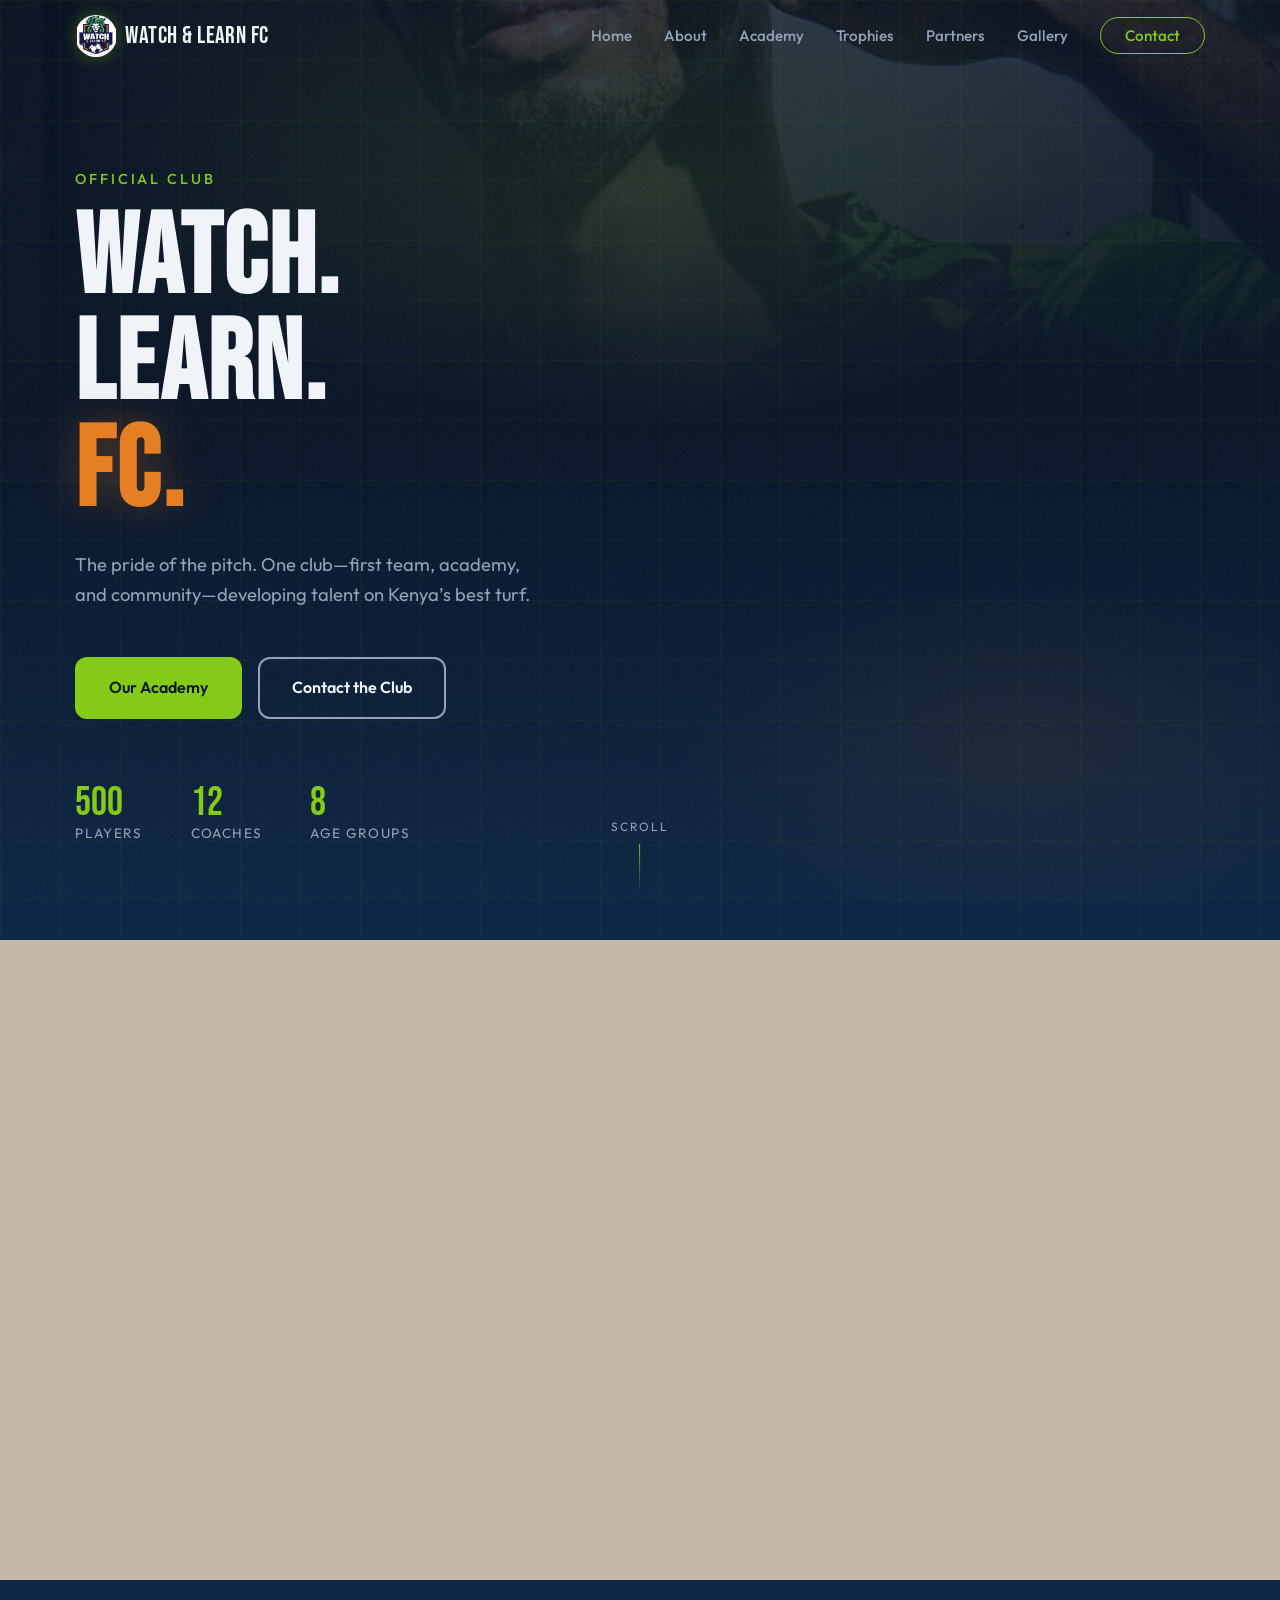
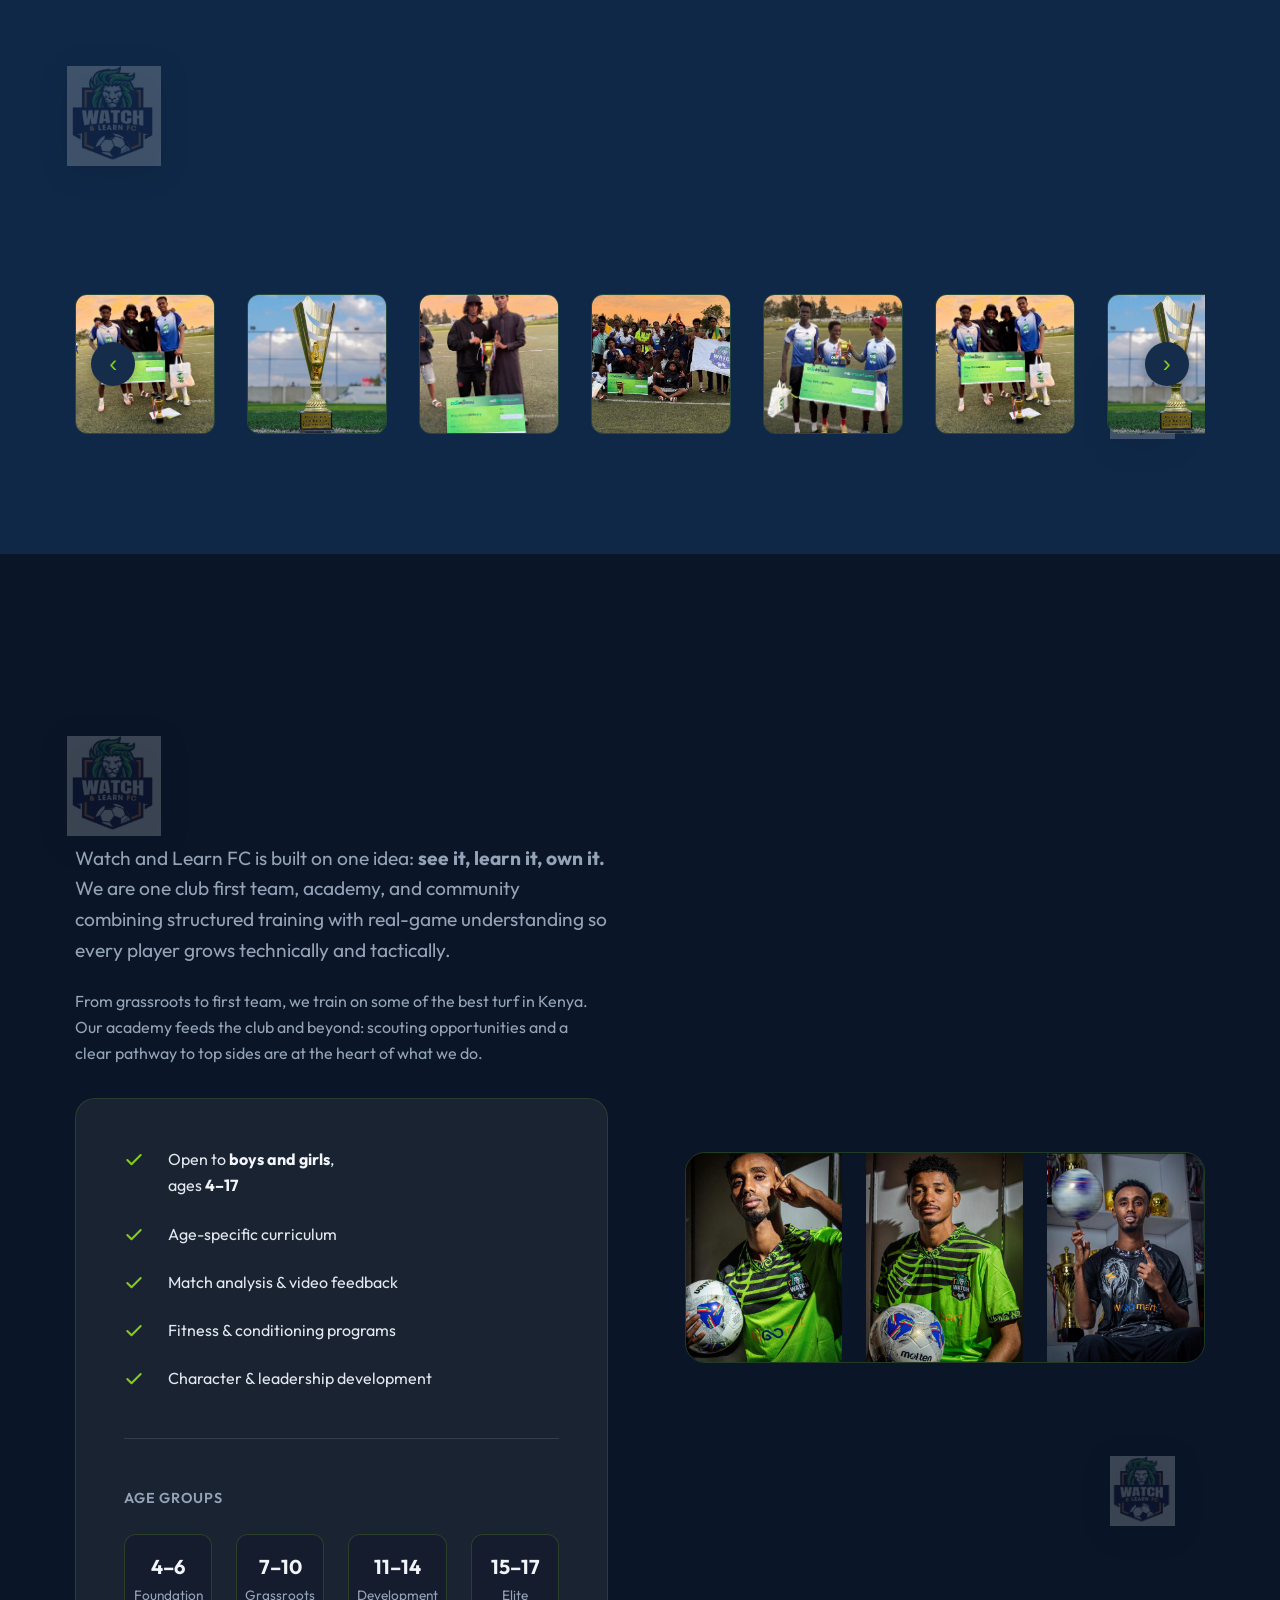
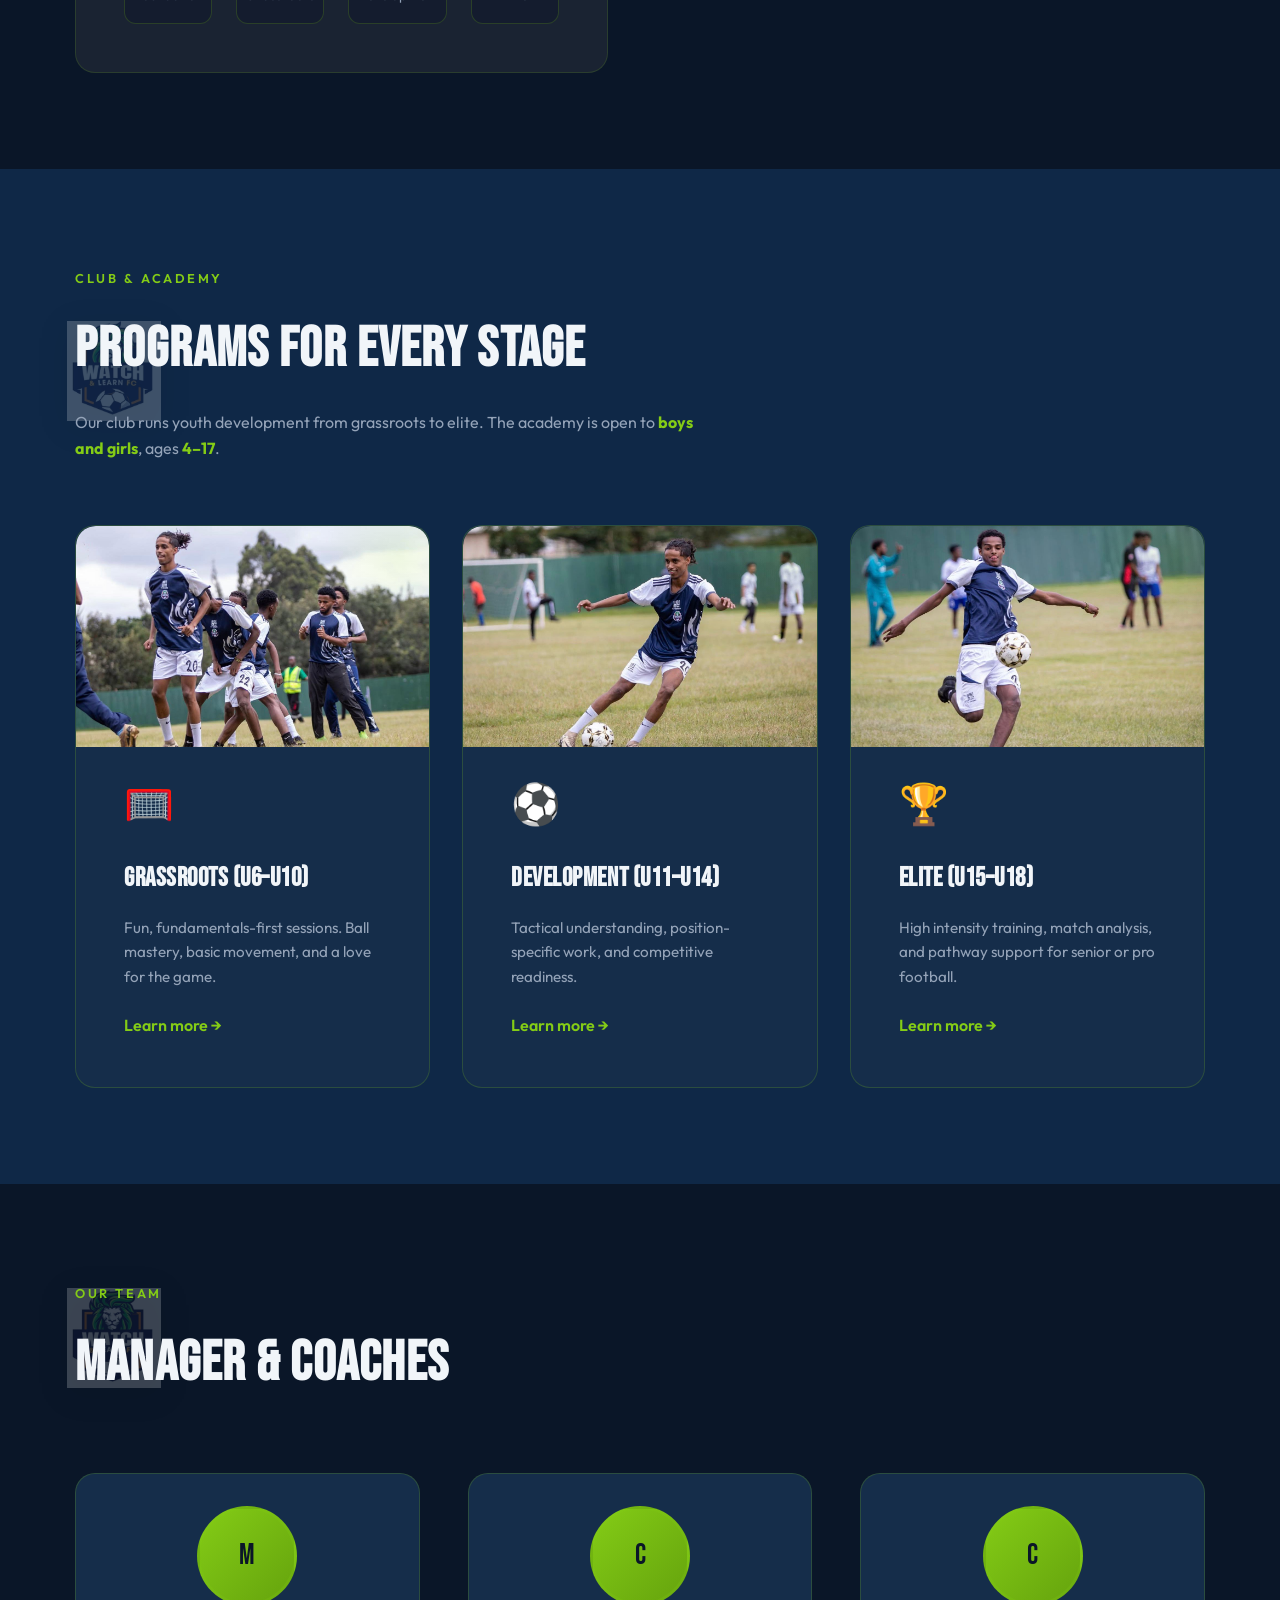
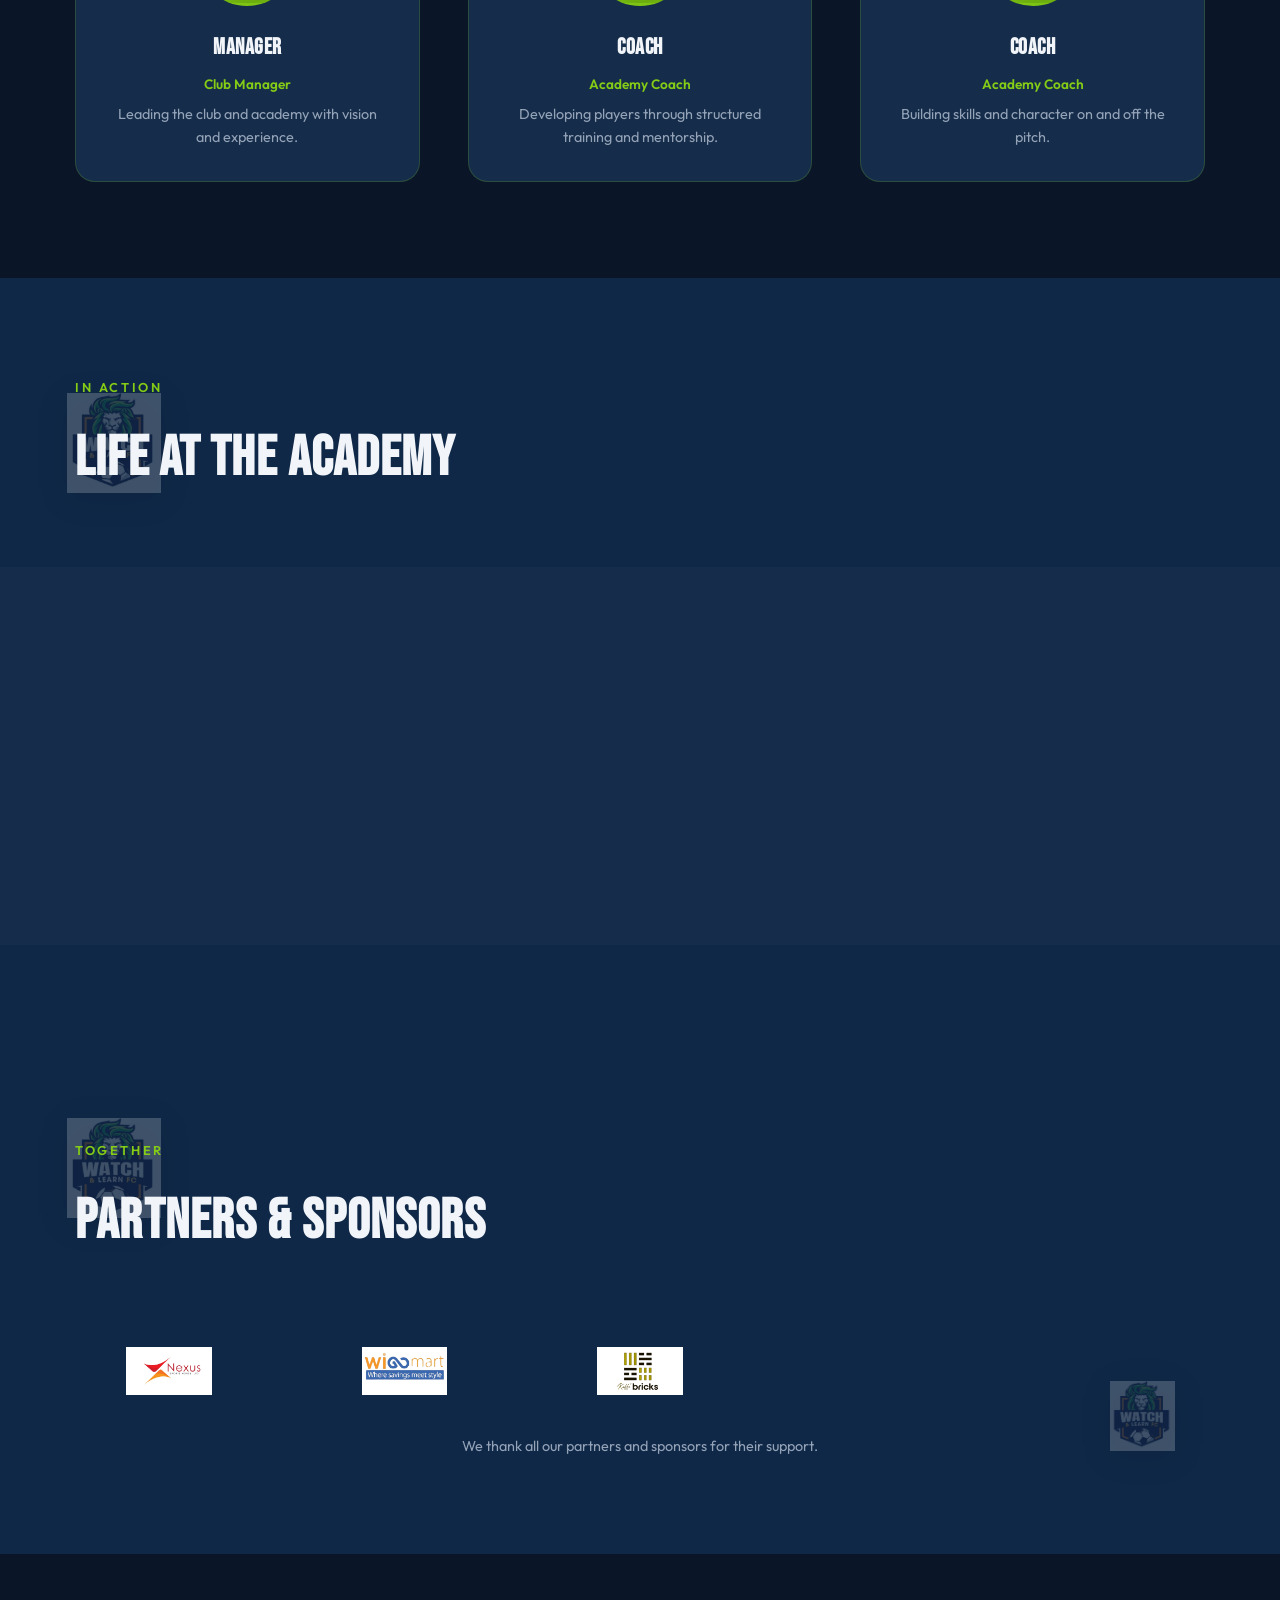
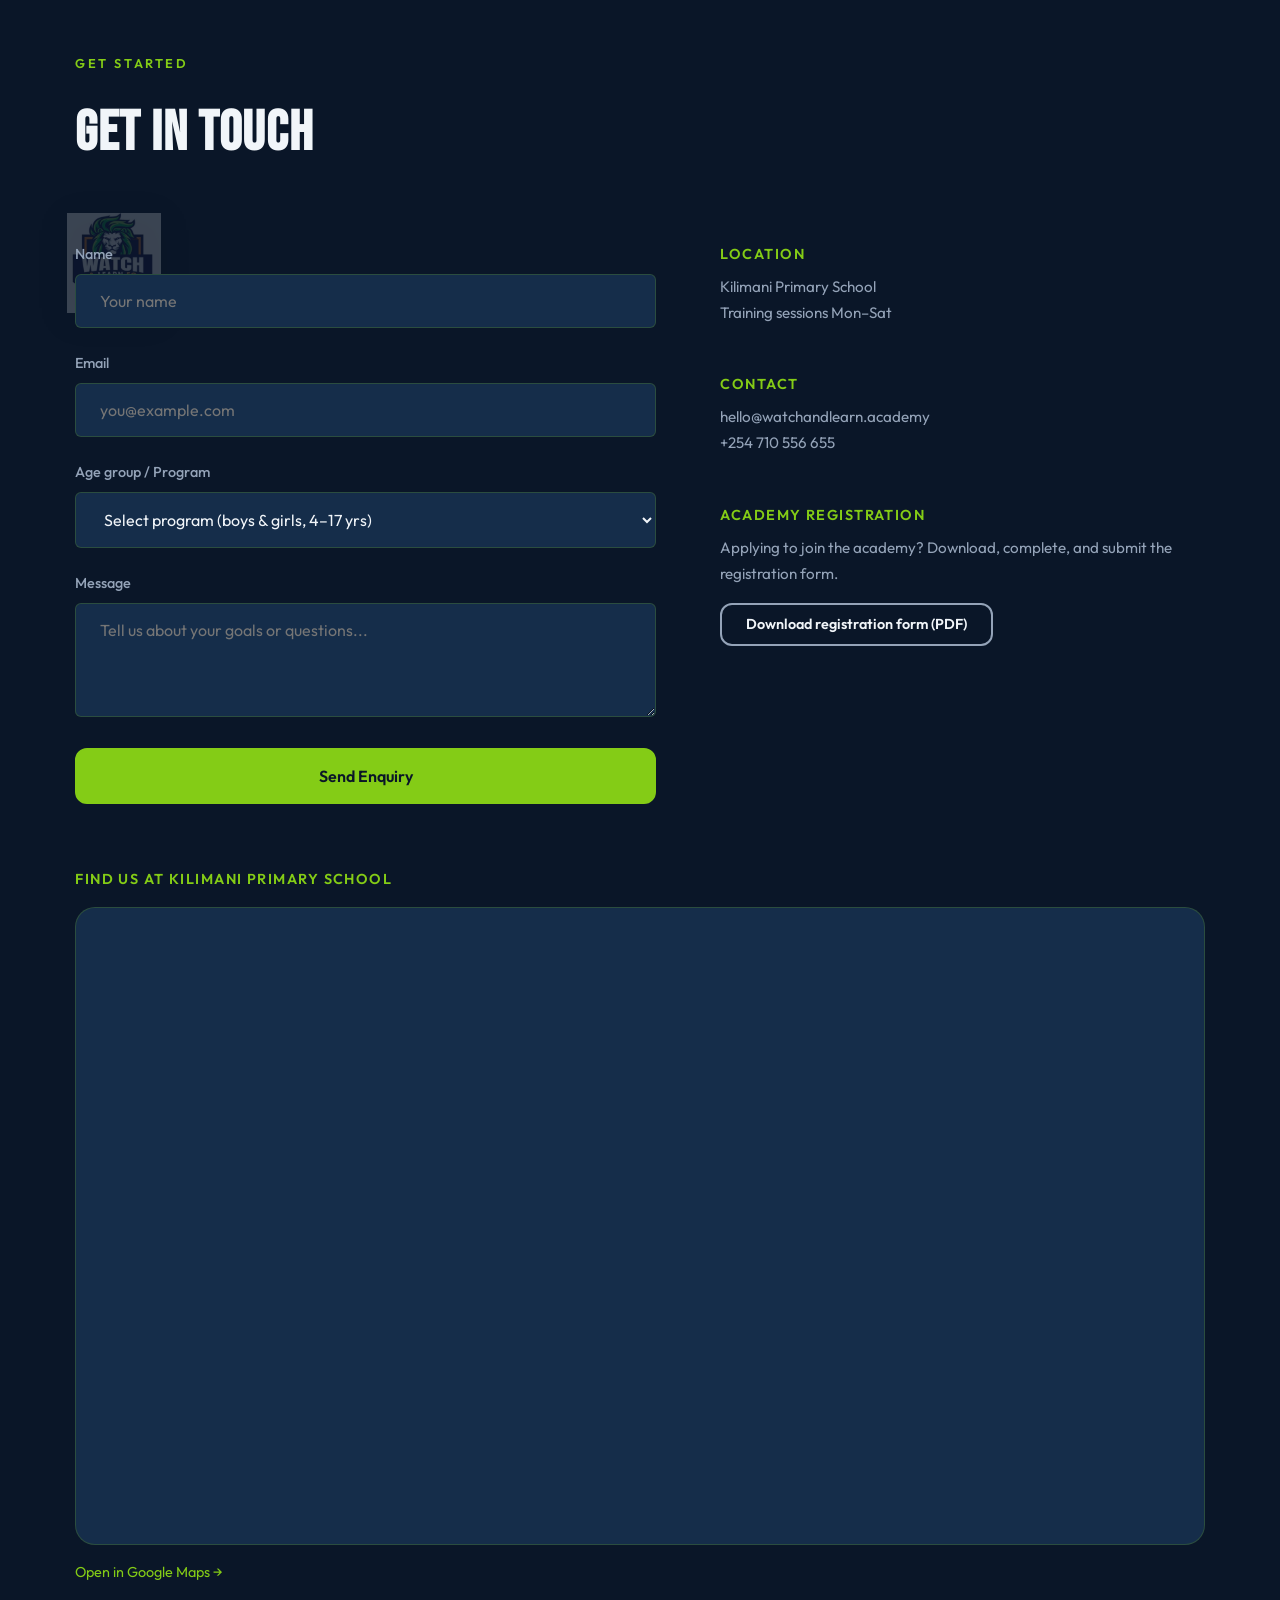
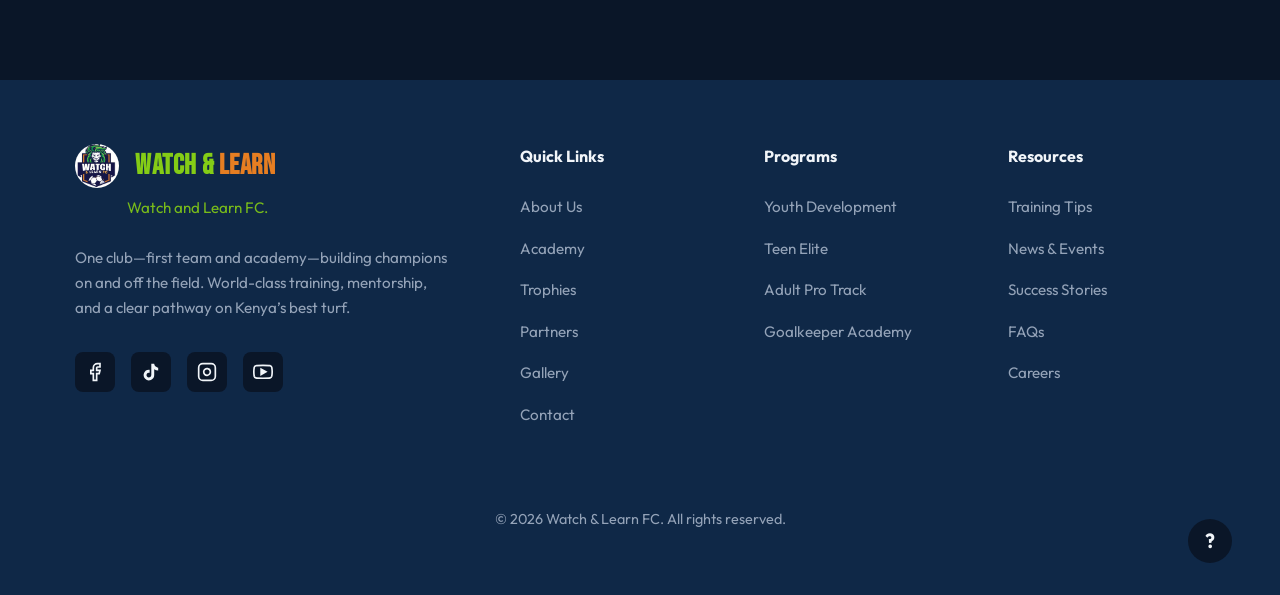
<file: index.html>
<!DOCTYPE html>
<html lang="en">
<head>
  <meta charset="UTF-8" />
  <meta name="viewport" content="width=device-width, initial-scale=1.0" />
  <title>Watch and Learn FC | Official Club Website</title>
  <meta name="description" content="Watch and Learn FC – Official club website. First team, academy, trophies, partners. The pride of the pitch in Kenya." />
  <link rel="preconnect" href="https://fonts.googleapis.com" />
  <link rel="preconnect" href="https://fonts.gstatic.com" crossorigin />
  <link href="https://fonts.googleapis.com/css2?family=Bebas+Neue&family=Outfit:wght@300;400;500;600;700&display=swap" rel="stylesheet" />
  <link rel="stylesheet" href="styles.css" />
</head>
<body>
  <div class="noise-overlay" aria-hidden="true"></div>

  <header class="header" id="header">
    <nav class="nav container">
      <a href="index.html" class="logo" aria-label="Watch and Learn FC home">
        <img src="images/logo/fc7ddda5-db83-4573-bd26-bf29f1244229.jpg" alt="Watch and Learn FC" class="logo-img" />
        <span class="logo-text">Watch & Learn FC</span>
      </a>
      <button class="nav-toggle" aria-label="Toggle menu" aria-expanded="false">
        <span></span>
        <span></span>
        <span></span>
      </button>
      <ul class="nav-list">
        <li><a href="index.html#hero">Home</a></li>
        <li><a href="index.html#about">About</a></li>
        <li><a href="academy.html">Academy</a></li>
        <li><a href="index.html#trophies">Trophies</a></li>
        <li><a href="index.html#partners">Partners</a></li>
        <li><a href="index.html#gallery">Gallery</a></li>
        <li><a href="index.html#contact" class="nav-cta">Contact</a></li>
      </ul>
    </nav>
  </header>

  <main>
    <section class="hero" id="hero">
      <div class="hero-bg">
        <div class="hero-wallpaper" aria-hidden="true"></div>
        <div class="hero-gradient"></div>
        <div class="hero-grid"></div>
      </div>
      <div class="container hero-inner">
        <p class="hero-tag animate-in" style="--i: 0">Official Club</p>
        <h1 class="hero-title animate-in" style="--i: 1">
          <span class="line">Watch.</span>
          <span class="line">Learn.</span>
          <span class="line accent">FC.</span>
        </h1>
        <p class="hero-desc animate-in" style="--i: 2">
          The pride of the pitch. One club—first team, academy, and community—developing talent on Kenya’s best turf.
        </p>
        <div class="hero-actions animate-in" style="--i: 3">
          <a href="academy.html" class="btn btn-primary">Our Academy</a>
          <a href="index.html#contact" class="btn btn-outline">Contact the Club</a>
        </div>
        <div class="hero-stats animate-in" style="--i: 4">
          <div class="stat"><span class="stat-num" data-target="500">0</span><span class="stat-label">Players</span></div>
          <div class="stat"><span class="stat-num" data-target="12">0</span><span class="stat-label">Coaches</span></div>
          <div class="stat"><span class="stat-num" data-target="8">0</span><span class="stat-label">Age Groups</span></div>
        </div>
      </div>
      <div class="hero-scroll" aria-hidden="true">
        <span>Scroll</span>
        <div class="scroll-line"></div>
      </div>
    </section>

    <div class="banner-section banner-section--taupe" aria-label="Banner">
      <video class="banner-section__video" autoplay muted loop playsinline>
        <source src="images/Banner/WhatsApp Video 2026-03-06 at 13.50.46.mp4" type="video/mp4" />
      </video>
    </div>

    <section class="trophies section section--alt" id="trophies">
      <div class="section-float-logos" aria-hidden="true">
        <div class="float-logo float-logo--1"><img src="images/logo/fc7ddda5-db83-4573-bd26-bf29f1244229.jpg" alt="" /></div>
        <div class="float-logo float-logo--2"><img src="images/logo/fc7ddda5-db83-4573-bd26-bf29f1244229.jpg" alt="" /></div>
      </div>
      <div class="container">
        <div class="section-head animate-on-scroll">
          <span class="section-tag">Honours</span>
          <h2 class="section-title">Our Trophies</h2>
        </div>
        <div class="marquee-with-controls">
          <button type="button" class="marquee-btn marquee-prev" aria-label="Scroll left">‹</button>
          <div class="trophies-marquee-wrap marquee-scroll-wrap" aria-hidden="true">
            <div class="trophies-marquee">
              <div class="trophies-track">
              <div class="trophy-item"><img src="images/Trophies/12190075-9740-44cc-b852-cab86812e942.jpg" alt="Trophy" /></div>
              <div class="trophy-item"><img src="images/Trophies/2d71c9f8-a1b5-4e51-acb1-56751c3f87e4.jpg" alt="Trophy" /></div>
              <div class="trophy-item"><img src="images/Trophies/727e20f2-4b5f-4b4f-bfba-212c447cae6e.jpg" alt="Trophy" /></div>
              <div class="trophy-item"><img src="images/Trophies/7dbc037c-4d98-458c-a2fa-841cf4453d79.jpg" alt="Trophy" /></div>
              <div class="trophy-item"><img src="images/Trophies/bbfa5a12-433f-4738-8122-ebf4a78fedcc.jpg" alt="Trophy" /></div>
              <div class="trophy-item"><img src="images/Trophies/12190075-9740-44cc-b852-cab86812e942.jpg" alt="" /></div>
              <div class="trophy-item"><img src="images/Trophies/2d71c9f8-a1b5-4e51-acb1-56751c3f87e4.jpg" alt="" /></div>
              <div class="trophy-item"><img src="images/Trophies/727e20f2-4b5f-4b4f-bfba-212c447cae6e.jpg" alt="" /></div>
              <div class="trophy-item"><img src="images/Trophies/7dbc037c-4d98-458c-a2fa-841cf4453d79.jpg" alt="" /></div>
              <div class="trophy-item"><img src="images/Trophies/bbfa5a12-433f-4738-8122-ebf4a78fedcc.jpg" alt="" /></div>
              </div>
            </div>
          </div>
          <button type="button" class="marquee-btn marquee-next" aria-label="Scroll right">›</button>
        </div>
      </div>
    </section>

    <section class="about section" id="about">
      <div class="section-float-logos" aria-hidden="true">
        <div class="float-logo float-logo--1"><img src="images/logo/fc7ddda5-db83-4573-bd26-bf29f1244229.jpg" alt="" /></div>
        <div class="float-logo float-logo--2"><img src="images/logo/fc7ddda5-db83-4573-bd26-bf29f1244229.jpg" alt="" /></div>
      </div>
      <div class="container">
        <div class="section-head animate-on-scroll">
          <span class="section-tag">Who We Are</span>
          <h2 class="section-title">The Club</h2>
        </div>
        <div class="about-grid">
          <div class="about-content animate-on-scroll">
            <p class="about-lead">
              Watch and Learn FC is built on one idea: <strong>see it, learn it, own it.</strong> We are one club first team, academy, and community combining structured training with real-game understanding so every player grows technically and tactically.
            </p>
            <p>
              From grassroots to first team, we train on some of the best turf in Kenya. Our academy feeds the club and beyond: scouting opportunities and a clear pathway to top sides are at the heart of what we do.
            </p>
            <div class="about-features-block animate-on-scroll">
              <ul class="about-features about-features--dark">
                <li class="about-features-item--age"><span class="check" aria-hidden="true"><svg width="20" height="20" viewBox="0 0 24 24" fill="none" stroke="currentColor" stroke-width="2.5" stroke-linecap="round" stroke-linejoin="round"><polyline points="20 6 9 17 4 12"/></svg></span> <span class="about-features-age-text">Open to <strong>boys and girls</strong>,<br>ages <strong>4–17</strong></span></li>
                <li><span class="check" aria-hidden="true"><svg width="20" height="20" viewBox="0 0 24 24" fill="none" stroke="currentColor" stroke-width="2.5" stroke-linecap="round" stroke-linejoin="round"><polyline points="20 6 9 17 4 12"/></svg></span> Age-specific curriculum</li>
                <li><span class="check" aria-hidden="true"><svg width="20" height="20" viewBox="0 0 24 24" fill="none" stroke="currentColor" stroke-width="2.5" stroke-linecap="round" stroke-linejoin="round"><polyline points="20 6 9 17 4 12"/></svg></span> Match analysis & video feedback</li>
                <li><span class="check" aria-hidden="true"><svg width="20" height="20" viewBox="0 0 24 24" fill="none" stroke="currentColor" stroke-width="2.5" stroke-linecap="round" stroke-linejoin="round"><polyline points="20 6 9 17 4 12"/></svg></span> Fitness & conditioning programs</li>
                <li><span class="check" aria-hidden="true"><svg width="20" height="20" viewBox="0 0 24 24" fill="none" stroke="currentColor" stroke-width="2.5" stroke-linecap="round" stroke-linejoin="round"><polyline points="20 6 9 17 4 12"/></svg></span> Character & leadership development</li>
              </ul>
              <div class="age-groups-breakdown">
                <h4 class="age-groups-title">Age groups</h4>
                <div class="age-groups-grid">
                  <div class="age-group-item"><span class="age-group-range">4–6</span><span class="age-group-label">Foundation</span></div>
                  <div class="age-group-item"><span class="age-group-range">7–10</span><span class="age-group-label">Grassroots</span></div>
                  <div class="age-group-item"><span class="age-group-range">11–14</span><span class="age-group-label">Development</span></div>
                  <div class="age-group-item"><span class="age-group-range">15–17</span><span class="age-group-label">Elite</span></div>
                </div>
              </div>
            </div>
          </div>
          <div class="about-visual animate-on-scroll">
            <div class="about-players" aria-label="Watch and Learn FC players">
              <img src="images/players/78de4b56-5e76-4091-b9fa-ba3691fdab44.jpg" alt="Watch and Learn FC player" />
              <img src="images/players/bb583c8b-87a0-465a-ae62-84894e8fd887.jpg" alt="Watch and Learn FC player" />
              <img src="images/players/63307489-4944-4429-aaa2-89017b8d794c.jpg" alt="Watch and Learn FC player" />
            </div>
            <div class="marquee-with-controls">
              <button type="button" class="marquee-btn marquee-prev" aria-label="Scroll left">‹</button>
              <div class="about-players-marquee marquee-scroll-wrap" aria-hidden="true">
                <div class="about-marquee-track">
                <img src="images/players/78de4b56-5e76-4091-b9fa-ba3691fdab44.jpg" alt="" />
                <img src="images/players/bb583c8b-87a0-465a-ae62-84894e8fd887.jpg" alt="" />
                <img src="images/players/63307489-4944-4429-aaa2-89017b8d794c.jpg" alt="" />
                <img src="images/players/78de4b56-5e76-4091-b9fa-ba3691fdab44.jpg" alt="" />
                <img src="images/players/bb583c8b-87a0-465a-ae62-84894e8fd887.jpg" alt="" />
                <img src="images/players/63307489-4944-4429-aaa2-89017b8d794c.jpg" alt="" />
                </div>
              </div>
              <button type="button" class="marquee-btn marquee-next" aria-label="Scroll right">›</button>
            </div>
          </div>
        </div>
      </div>
    </section>

    <section class="programs section section--alt" id="programs">
      <div class="section-float-logos" aria-hidden="true">
        <div class="float-logo float-logo--1"><img src="images/logo/fc7ddda5-db83-4573-bd26-bf29f1244229.jpg" alt="" /></div>
        <div class="float-logo float-logo--2"><img src="images/logo/fc7ddda5-db83-4573-bd26-bf29f1244229.jpg" alt="" /></div>
      </div>
      <div class="container">
        <div class="section-head animate-on-scroll">
          <span class="section-tag">Club & Academy</span>
          <h2 class="section-title">Programs for Every Stage</h2>
          <p class="programs-intro">Our club runs youth development from grassroots to elite. The academy is open to <strong>boys and girls</strong>, ages <strong>4–17</strong>.</p>
        </div>
        <div class="programs-grid">
          <article class="program-card animate-on-scroll">
            <div class="program-card-img">
              <img src="images/Academy/41098f04-9fcc-47e1-add5-d08e8f8368eb.jpg" alt="Grassroots programme" />
            </div>
            <div class="program-card-bg"></div>
            <div class="program-icon">🥅</div>
            <h3>Grassroots (U6–U10)</h3>
            <p>Fun, fundamentals-first sessions. Ball mastery, basic movement, and a love for the game.</p>
            <a href="index.html#contact" class="program-link">Learn more →</a>
          </article>
          <article class="program-card animate-on-scroll">
            <div class="program-card-img">
              <img src="images/Academy/4c3659a8-8b59-4d5a-a001-26f7b3d10608.jpg" alt="Development programme" />
            </div>
            <div class="program-card-bg"></div>
            <div class="program-icon">⚽</div>
            <h3>Development (U11–U14)</h3>
            <p>Tactical understanding, position-specific work, and competitive readiness.</p>
            <a href="index.html#contact" class="program-link">Learn more →</a>
          </article>
          <article class="program-card animate-on-scroll">
            <div class="program-card-img">
              <img src="images/Academy/92e80544-45f7-4aaf-ab67-641d2765a7bd.jpg" alt="Elite programme" />
            </div>
            <div class="program-card-bg"></div>
            <div class="program-icon">🏆</div>
            <h3>Elite (U15–U18)</h3>
            <p>High intensity training, match analysis, and pathway support for senior or pro football.</p>
            <a href="index.html#contact" class="program-link">Learn more →</a>
          </article>
        </div>
        <div class="marquee-with-controls">
          <button type="button" class="marquee-btn marquee-prev" aria-label="Scroll left">‹</button>
          <div class="programs-marquee marquee-scroll-wrap" aria-hidden="true">
            <div class="programs-marquee-track programs-marquee-track--ltr">
            <article class="program-card program-card--marquee">
              <div class="program-card-img"><img src="images/Academy/41098f04-9fcc-47e1-add5-d08e8f8368eb.jpg" alt="Grassroots" /></div>
              <div class="program-icon">🥅</div>
              <h3>Grassroots (U6–U10)</h3>
              <p>Fun, fundamentals-first sessions. Ball mastery, basic movement, and a love for the game.</p>
              <a href="index.html#contact" class="program-link">Learn more →</a>
            </article>
            <article class="program-card program-card--marquee">
              <div class="program-card-img"><img src="images/Academy/4c3659a8-8b59-4d5a-a001-26f7b3d10608.jpg" alt="Development" /></div>
              <div class="program-icon">⚽</div>
              <h3>Development (U11–U14)</h3>
              <p>Tactical understanding, position-specific work, and competitive readiness.</p>
              <a href="index.html#contact" class="program-link">Learn more →</a>
            </article>
            <article class="program-card program-card--marquee">
              <div class="program-card-img"><img src="images/Academy/92e80544-45f7-4aaf-ab67-641d2765a7bd.jpg" alt="Elite" /></div>
              <div class="program-icon">🏆</div>
              <h3>Elite (U15–U18)</h3>
              <p>High intensity training, match analysis, and pathway support for senior or pro football.</p>
              <a href="index.html#contact" class="program-link">Learn more →</a>
            </article>
            <article class="program-card program-card--marquee">
              <div class="program-card-img"><img src="images/Academy/41098f04-9fcc-47e1-add5-d08e8f8368eb.jpg" alt="Grassroots" /></div>
              <div class="program-icon">🥅</div>
              <h3>Grassroots (U6–U10)</h3>
              <p>Fun, fundamentals-first sessions.</p>
              <a href="index.html#contact" class="program-link">Learn more →</a>
            </article>
            <article class="program-card program-card--marquee">
              <div class="program-card-img"><img src="images/Academy/4c3659a8-8b59-4d5a-a001-26f7b3d10608.jpg" alt="Development" /></div>
              <div class="program-icon">⚽</div>
              <h3>Development (U11–U14)</h3>
              <p>Tactical understanding, position-specific work.</p>
              <a href="index.html#contact" class="program-link">Learn more →</a>
            </article>
            <article class="program-card program-card--marquee">
              <div class="program-card-img"><img src="images/Academy/92e80544-45f7-4aaf-ab67-641d2765a7bd.jpg" alt="Elite" /></div>
              <div class="program-icon">🏆</div>
              <h3>Elite (U15–U18)</h3>
              <p>High intensity training, match analysis.</p>
              <a href="index.html#contact" class="program-link">Learn more →</a>
            </article>
            </div>
          </div>
          <button type="button" class="marquee-btn marquee-next" aria-label="Scroll right">›</button>
        </div>
      </div>
    </section>

    <section class="coaches section" id="coaches">
      <div class="section-float-logos" aria-hidden="true">
        <div class="float-logo float-logo--1"><img src="images/logo/fc7ddda5-db83-4573-bd26-bf29f1244229.jpg" alt="" /></div>
        <div class="float-logo float-logo--2"><img src="images/logo/fc7ddda5-db83-4573-bd26-bf29f1244229.jpg" alt="" /></div>
      </div>
      <div class="container">
        <div class="section-head animate-on-scroll">
          <span class="section-tag">Our Team</span>
          <h2 class="section-title">Manager & Coaches</h2>
        </div>
        <div class="coaches-grid">
          <div class="coach-card animate-on-scroll">
            <div class="coach-image">
              <div class="coach-placeholder" aria-hidden="true">M</div>
            </div>
            <h3>Manager</h3>
            <p class="coach-role">Club Manager</p>
            <p>Leading the club and academy with vision and experience.</p>
          </div>
          <div class="coach-card animate-on-scroll">
            <div class="coach-image">
              <div class="coach-placeholder" aria-hidden="true">C</div>
            </div>
            <h3>Coach</h3>
            <p class="coach-role">Academy Coach</p>
            <p>Developing players through structured training and mentorship.</p>
          </div>
          <div class="coach-card animate-on-scroll">
            <div class="coach-image">
              <div class="coach-placeholder" aria-hidden="true">C</div>
            </div>
            <h3>Coach</h3>
            <p class="coach-role">Academy Coach</p>
            <p>Building skills and character on and off the pitch.</p>
          </div>
        </div>
        <div class="marquee-with-controls">
          <button type="button" class="marquee-btn marquee-prev" aria-label="Scroll left">‹</button>
          <div class="coaches-marquee marquee-scroll-wrap" aria-hidden="true">
            <div class="coaches-marquee-track">
            <div class="coach-card coach-card--marquee">
              <div class="coach-image"><div class="coach-placeholder" aria-hidden="true">M</div></div>
              <h3>Manager</h3>
              <p class="coach-role">Club Manager</p>
              <p>Leading the club and academy with vision and experience.</p>
            </div>
            <div class="coach-card coach-card--marquee">
              <div class="coach-image"><div class="coach-placeholder" aria-hidden="true">C</div></div>
              <h3>Coach</h3>
              <p class="coach-role">Academy Coach</p>
              <p>Developing players through structured training and mentorship.</p>
            </div>
            <div class="coach-card coach-card--marquee">
              <div class="coach-image"><div class="coach-placeholder" aria-hidden="true">C</div></div>
              <h3>Coach</h3>
              <p class="coach-role">Academy Coach</p>
              <p>Building skills and character on and off the pitch.</p>
            </div>
            <div class="coach-card coach-card--marquee">
              <div class="coach-image"><div class="coach-placeholder" aria-hidden="true">M</div></div>
              <h3>Manager</h3>
              <p class="coach-role">Club Manager</p>
              <p>Leading the club and academy with vision and experience.</p>
            </div>
            <div class="coach-card coach-card--marquee">
              <div class="coach-image"><div class="coach-placeholder" aria-hidden="true">C</div></div>
              <h3>Coach</h3>
              <p class="coach-role">Academy Coach</p>
              <p>Developing players through structured training and mentorship.</p>
            </div>
            <div class="coach-card coach-card--marquee">
              <div class="coach-image"><div class="coach-placeholder" aria-hidden="true">C</div></div>
              <h3>Coach</h3>
              <p class="coach-role">Academy Coach</p>
              <p>Building skills and character on and off the pitch.</p>
            </div>
            </div>
          </div>
          <button type="button" class="marquee-btn marquee-next" aria-label="Scroll right">›</button>
        </div>
      </div>
    </section>

    <section class="gallery section section--alt" id="gallery">
      <div class="section-float-logos" aria-hidden="true">
        <div class="float-logo float-logo--1"><img src="images/logo/fc7ddda5-db83-4573-bd26-bf29f1244229.jpg" alt="" /></div>
        <div class="float-logo float-logo--2"><img src="images/logo/fc7ddda5-db83-4573-bd26-bf29f1244229.jpg" alt="" /></div>
      </div>
      <div class="container">
        <div class="section-head animate-on-scroll">
          <span class="section-tag">In Action</span>
          <h2 class="section-title">Life at the Academy</h2>
        </div>
      </div>
      <div class="gallery-bleed">
        <div class="gallery-banner animate-on-scroll">
          <video class="gallery-banner__video" autoplay muted loop playsinline aria-label="Life at the Academy – Watch and Learn FC">
            <source src="images/Banner/WhatsApp%20Video%202026-03-06%20at%2010.56.05.mp4" type="video/mp4" />
          </video>
        </div>
      </div>
    </section>

    <section class="partners section section--alt" id="partners">
      <div class="section-float-logos" aria-hidden="true">
        <div class="float-logo float-logo--1"><img src="images/logo/fc7ddda5-db83-4573-bd26-bf29f1244229.jpg" alt="" /></div>
        <div class="float-logo float-logo--2"><img src="images/logo/fc7ddda5-db83-4573-bd26-bf29f1244229.jpg" alt="" /></div>
      </div>
      <div class="container">
        <div class="section-head animate-on-scroll">
          <span class="section-tag">Together</span>
          <h2 class="section-title">Partners & Sponsors</h2>
        </div>
        <div class="partners-grid animate-on-scroll">
          <div class="partner-item">
            <img src="images/Patners/c1864c60-b459-4b6a-9d1d-030d25db4fad.jpg" alt="Partner" />
          </div>
          <div class="partner-item">
            <img src="images/Patners/c46b7360-182a-4e4e-bdb5-fdded0a15c95.jpg" alt="Partner" />
          </div>
          <div class="partner-item">
            <img src="images/Patners/fb212dfc-3850-4269-9875-ab4a250c88d3.jpg" alt="Partner" />
          </div>
        </div>
        <p class="partners-note">We thank all our partners and sponsors for their support.</p>
      </div>
    </section>

    <section class="contact section" id="contact">
      <div class="section-float-logos" aria-hidden="true">
        <div class="float-logo float-logo--1"><img src="images/logo/fc7ddda5-db83-4573-bd26-bf29f1244229.jpg" alt="" /></div>
        <div class="float-logo float-logo--2"><img src="images/logo/fc7ddda5-db83-4573-bd26-bf29f1244229.jpg" alt="" /></div>
      </div>
      <div class="container">
        <div class="section-head animate-on-scroll">
          <span class="section-tag">Get Started</span>
          <h2 class="section-title">Get in Touch</h2>
        </div>
        <div class="contact-wrap animate-on-scroll">
          <form class="contact-form" id="contact-form">
            <div class="form-row">
              <label for="name">Name</label>
              <input type="text" id="name" name="name" required placeholder="Your name" />
            </div>
            <div class="form-row">
              <label for="email">Email</label>
              <input type="email" id="email" name="email" required placeholder="you@example.com" />
            </div>
            <div class="form-row">
              <label for="age-group">Age group / Program</label>
              <select id="age-group" name="age_group">
                <option value="">Select program (boys &amp; girls, 4–17 yrs)</option>
                <option value="4-6">4–6 years</option>
                <option value="grassroots">Grassroots 7–10 yrs (U6–U10)</option>
                <option value="development">Development 11–14 yrs (U11–U14)</option>
                <option value="elite">Elite 15–17 yrs (U15–U17)</option>
              </select>
            </div>
            <div class="form-row">
              <label for="message">Message</label>
              <textarea id="message" name="message" rows="4" placeholder="Tell us about your goals or questions..."></textarea>
            </div>
            <button type="submit" class="btn btn-primary btn-block">Send Enquiry</button>
          </form>
          <div class="contact-info">
            <div class="contact-block">
              <h4>Location</h4>
              <p>Kilimani Primary School<br />Training sessions Mon–Sat</p>
            </div>
            <div class="contact-block">
              <h4>Contact</h4>
              <p>hello@watchandlearn.academy<br /><a href="tel:+254710556655">+254 710 556 655</a></p>
            </div>
            <div class="contact-block contact-block--form">
              <h4>Academy registration</h4>
              <p>Applying to join the academy? Download, complete, and submit the registration form.</p>
              <a href="forms/WATCH_LEARN_Academy_Registration_Form.pdf" class="btn btn-outline btn-sm" download target="_blank" rel="noopener noreferrer">Download registration form (PDF)</a>
            </div>
          </div>
        </div>
        <div class="contact-map-wrap animate-on-scroll">
          <h4 class="contact-map-title">Find us at Kilimani Primary School</h4>
          <div class="contact-map">
            <iframe
              src="https://www.google.com/maps?q=Kilimani+Primary+School+Nairobi+Kenya&amp;output=embed"
              width="100%"
              height="100%"
              style="border:0;"
              allowfullscreen=""
              loading="lazy"
              referrerpolicy="no-referrer-when-downgrade"
              title="Map: Kilimani Primary School, Nairobi"
            ></iframe>
          </div>
          <a href="https://www.google.com/maps/search/Kilimani+Primary+School+Nairobi+Kenya" target="_blank" rel="noopener noreferrer" class="contact-map-link">Open in Google Maps →</a>
        </div>
      </div>
    </section>
  </main>

  <footer class="footer">
    <div class="container">
      <div class="footer-main">
        <div class="footer-brand">
          <a href="#" class="footer-logo">
            <img src="images/logo/fc7ddda5-db83-4573-bd26-bf29f1244229.jpg" alt="" class="footer-logo-img" />
            <span class="footer-logo-text">
              <span class="footer-logo-watch">Watch &</span>
              <span class="footer-logo-learn">Learn</span>
            </span>
          </a>
          <p class="footer-subtitle">Watch and Learn FC.</p>
          <p class="footer-mission">
            One club—first team and academy—building champions on and off the field. World-class training, mentorship, and a clear pathway on Kenya’s best turf.
          </p>
          <div class="footer-social">
            <a href="#" class="footer-social-link" aria-label="Facebook">
              <svg width="20" height="20" viewBox="0 0 24 24" fill="none" stroke="currentColor" stroke-width="2"><path d="M18 2h-3a5 5 0 0 0-5 5v3H7v4h3v8h4v-8h3l1-4h-4V7a1 1 0 0 1 1-1h3z"/></svg>
            </a>
            <a href="https://www.tiktok.com/@watchandlearn.fc" target="_blank" rel="noopener noreferrer" class="footer-social-link" aria-label="TikTok">
              <svg width="20" height="20" viewBox="0 0 24 24" fill="currentColor"><path d="M19.59 6.69a4.83 4.83 0 0 1-3.77-4.25V2h-3.45v13.67a2.89 2.89 0 0 1-5.2 1.74 2.89 2.89 0 0 1 2.31-4.64 2.93 2.93 0 0 1 .88.13V9.4a6.84 6.84 0 0 0-1-.05A6.33 6.33 0 0 0 5 20.1a6.34 6.34 0 0 0 10.86-4.43v-7a8.16 8.16 0 0 0 4.77 1.52v-3.4a4.85 4.85 0 0 1-1-.1z"/></svg>
            </a>
            <a href="https://www.instagram.com/watch.and.learn.fc" target="_blank" rel="noopener noreferrer" class="footer-social-link" aria-label="Instagram">
              <svg width="20" height="20" viewBox="0 0 24 24" fill="none" stroke="currentColor" stroke-width="2"><rect x="2" y="2" width="20" height="20" rx="5" ry="5"/><path d="M16 11.37A4 4 0 1 1 12.63 8 4 4 0 0 1 16 11.37z"/><line x1="17.5" y1="6.5" x2="17.51" y2="6.5"/></svg>
            </a>
            <a href="https://www.youtube.com/@watchlearn-p3z" target="_blank" rel="noopener noreferrer" class="footer-social-link" aria-label="YouTube">
              <svg width="20" height="20" viewBox="0 0 24 24" fill="none" stroke="currentColor" stroke-width="2"><path d="M22.54 6.42a2.78 2.78 0 0 0-1.94-2C18.88 4 12 4 12 4s-6.88 0-8.6.46a2.78 2.78 0 0 0-1.94 2A29 29 0 0 0 1 11.75a29 29 0 0 0 .46 5.33A2.78 2.78 0 0 0 3.4 19c1.72.46 8.6.46 8.6.46s6.88 0 8.6-.46a2.78 2.78 0 0 0 1.94-2 29 29 0 0 0 .46-5.25 29 29 0 0 0-.46-5.33z"/><polygon points="9.75 15.02 15.5 11.75 9.75 8.48 9.75 15.02" fill="currentColor"/></svg>
            </a>
          </div>
        </div>
        <nav class="footer-nav">
          <div class="footer-col">
            <h4 class="footer-col-title">Quick Links</h4>
            <ul>
            <li><a href="index.html#about">About Us</a></li>
            <li><a href="academy.html">Academy</a></li>
            <li><a href="index.html#trophies">Trophies</a></li>
            <li><a href="index.html#partners">Partners</a></li>
            <li><a href="index.html#gallery">Gallery</a></li>
            <li><a href="index.html#contact">Contact</a></li>
            </ul>
          </div>
          <div class="footer-col">
            <h4 class="footer-col-title">Programs</h4>
            <ul>
              <li><a href="#programs">Youth Development</a></li>
              <li><a href="#programs">Teen Elite</a></li>
              <li><a href="#programs">Adult Pro Track</a></li>
              <li><a href="#programs">Goalkeeper Academy</a></li>
            </ul>
          </div>
          <div class="footer-col">
            <h4 class="footer-col-title">Resources</h4>
            <ul>
              <li><a href="#">Training Tips</a></li>
              <li><a href="#">News & Events</a></li>
              <li><a href="#">Success Stories</a></li>
              <li><a href="#">FAQs</a></li>
              <li><a href="#">Careers</a></li>
            </ul>
          </div>
        </nav>
      </div>
      <p class="footer-copy">© 2026 Watch & Learn FC. All rights reserved.</p>
    </div>
    <a href="#contact" class="footer-help" aria-label="Help">?</a>
  </footer>

  <script src="script.js"></script>
</body>
</html>
</file>
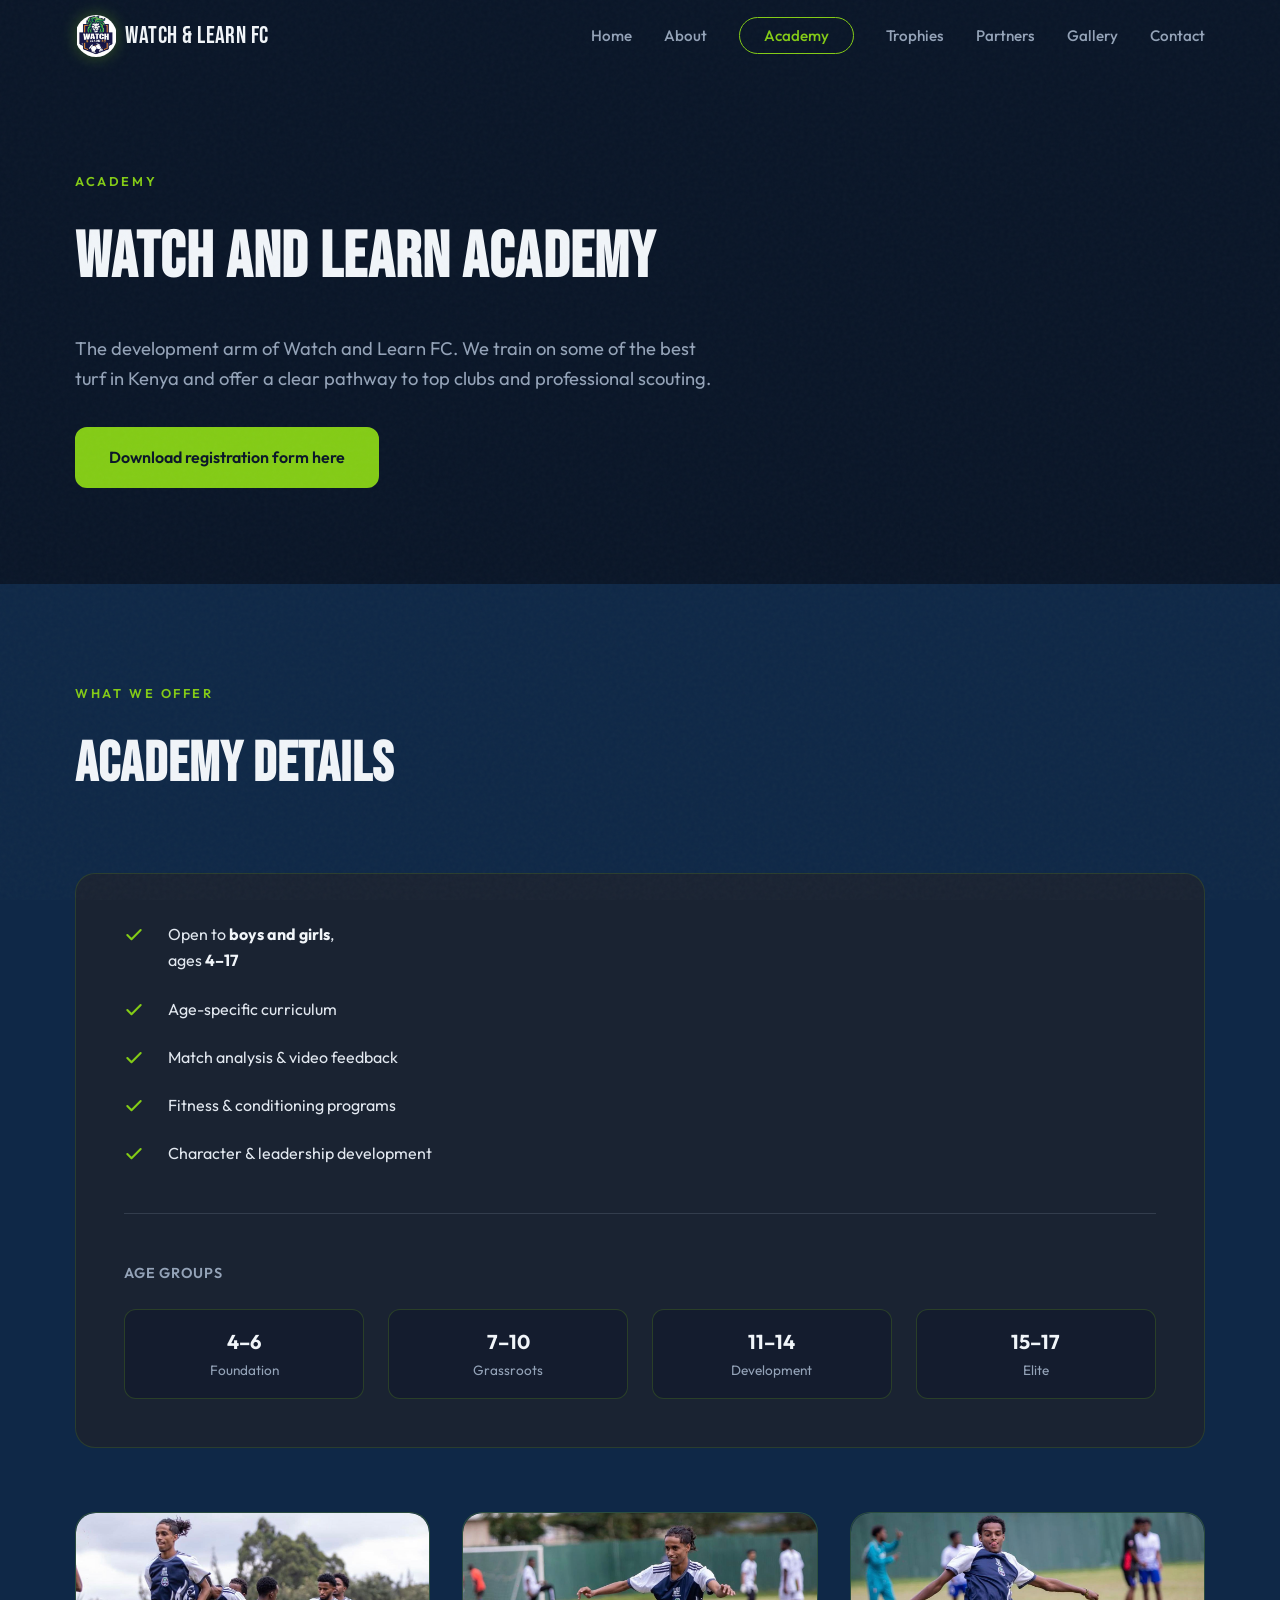
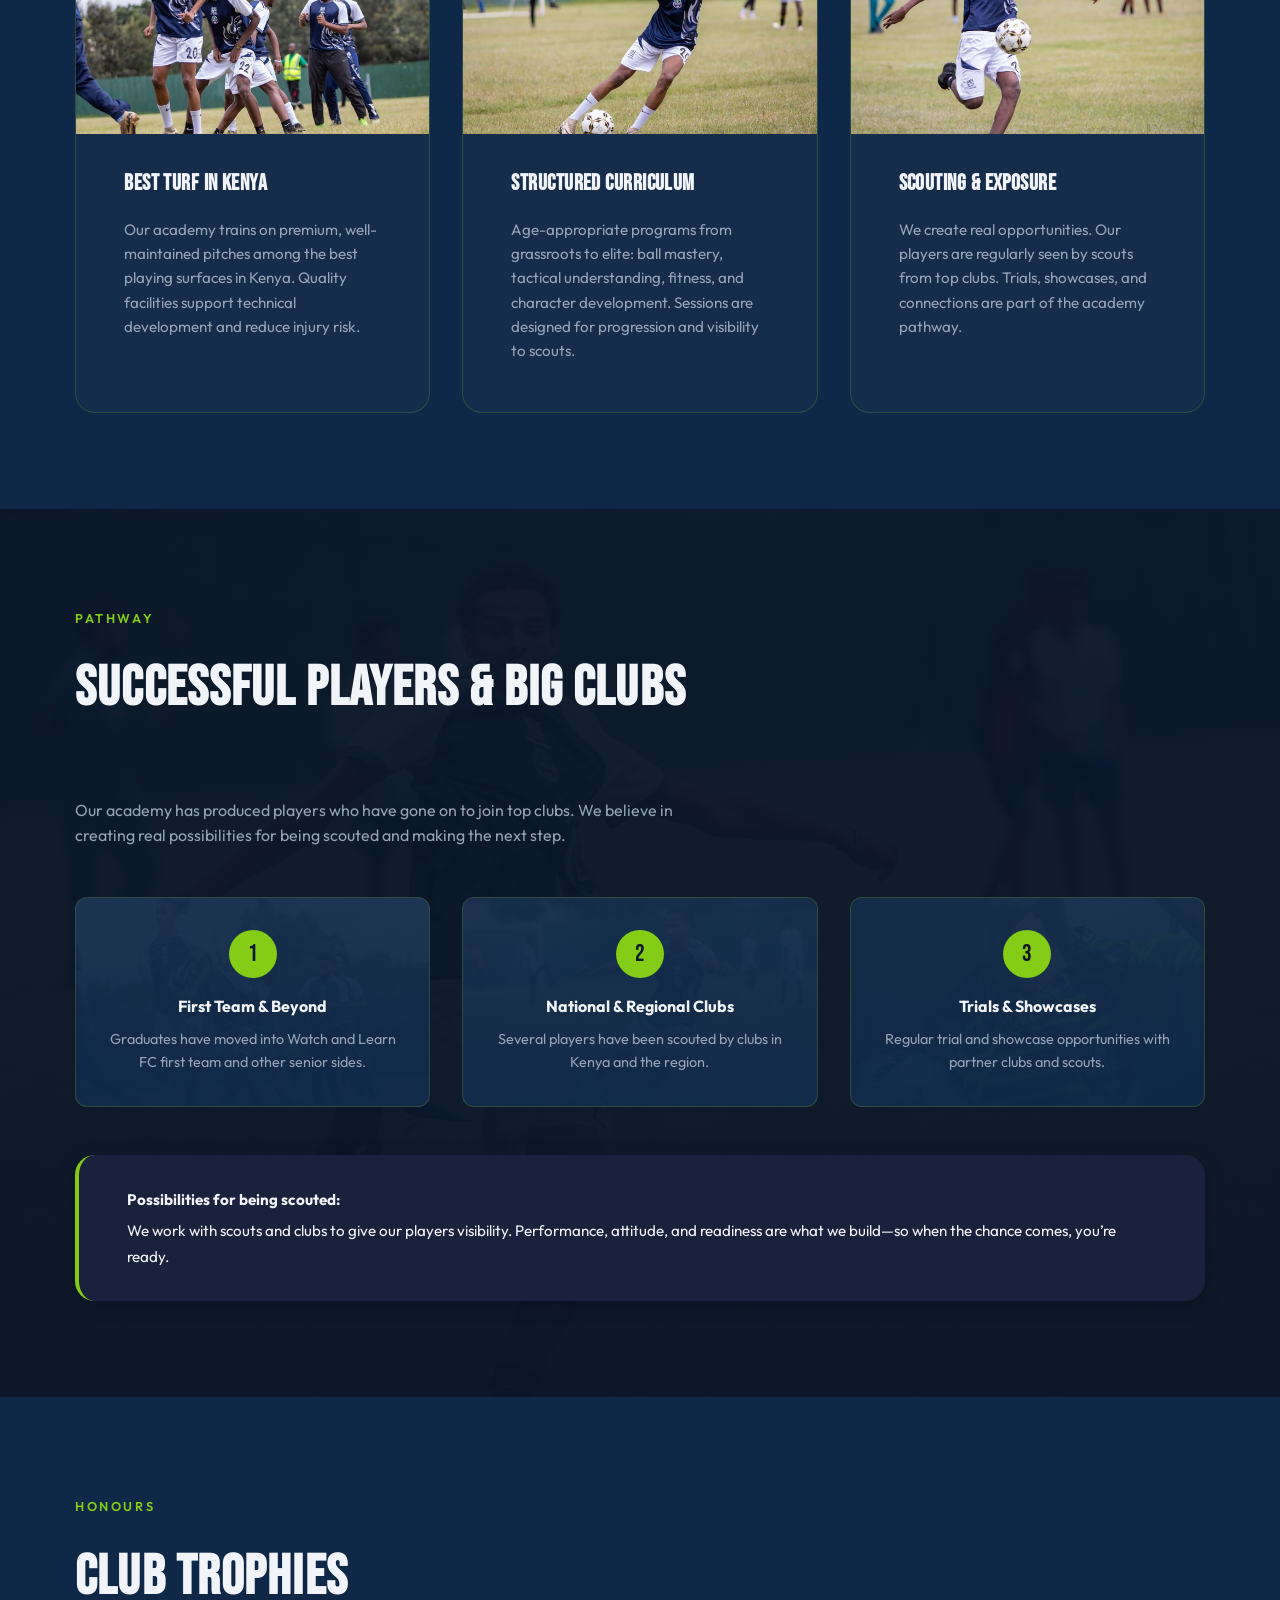
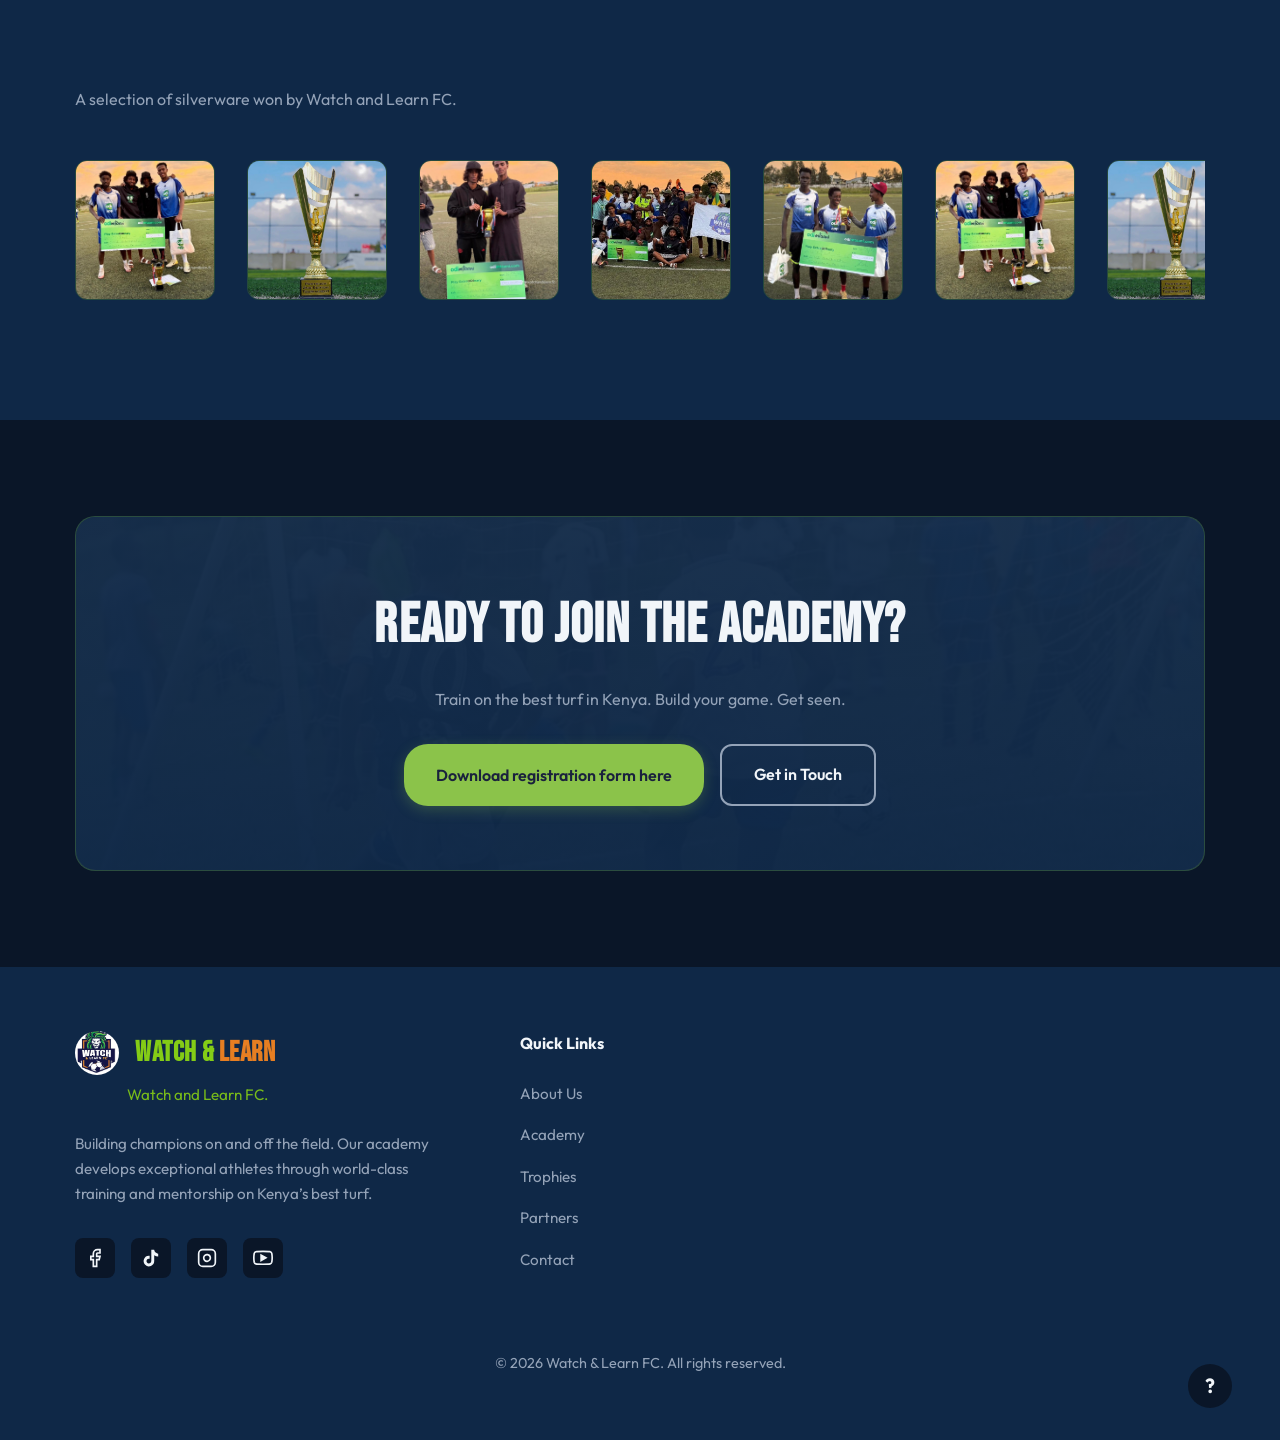
<file: academy.html>
<!DOCTYPE html>
<html lang="en">
<head>
  <meta charset="UTF-8" />
  <meta name="viewport" content="width=device-width, initial-scale=1.0" />
  <title>Watch and Learn Academy | Watch and Learn FC</title>
  <meta name="description" content="Watch and Learn Academy – Train on Kenya’s best turf. Pathway to big clubs and professional scouting." />
  <link rel="preconnect" href="https://fonts.googleapis.com" />
  <link rel="preconnect" href="https://fonts.gstatic.com" crossorigin />
  <link href="https://fonts.googleapis.com/css2?family=Bebas+Neue&family=Outfit:wght@300;400;500;600;700&display=swap" rel="stylesheet" />
  <link rel="stylesheet" href="styles.css" />
</head>
<body>
  <div class="noise-overlay" aria-hidden="true"></div>


  <header class="header" id="header">
    <nav class="nav container">
      <a href="index.html" class="logo" aria-label="Watch and Learn FC home">
        <img src="images/logo/fc7ddda5-db83-4573-bd26-bf29f1244229.jpg" alt="Watch and Learn FC" class="logo-img" />
        <span class="logo-text">Watch & Learn FC</span>
      </a>
      <button class="nav-toggle" aria-label="Toggle menu" aria-expanded="false">
        <span></span>
        <span></span>
        <span></span>
      </button>
      <ul class="nav-list">
        <li><a href="index.html#hero">Home</a></li>
        <li><a href="index.html#about">About</a></li>
        <li><a href="academy.html" class="nav-cta">Academy</a></li>
        <li><a href="index.html#trophies">Trophies</a></li>
        <li><a href="index.html#partners">Partners</a></li>
        <li><a href="index.html#gallery">Gallery</a></li>
        <li><a href="index.html#contact">Contact</a></li>
      </ul>
    </nav>
  </header>

  <main class="academy-page">
    <section class="academy-hero">
      <div class="academy-hero-bg" aria-hidden="true">
        <div class="academy-hero-slide academy-hero-slide-1" style="background-image: url('images/Academy/41098f04-9fcc-47e1-add5-d08e8f8368eb.jpg');"></div>
        <div class="academy-hero-slide academy-hero-slide-2" style="background-image: url('images/Academy/4c3659a8-8b59-4d5a-a001-26f7b3d10608.jpg');"></div>
        <div class="academy-hero-slide academy-hero-slide-3" style="background-image: url('images/Academy/92e80544-45f7-4aaf-ab67-641d2765a7bd.jpg');"></div>
        <div class="academy-hero-slide academy-hero-slide-4" style="background-image: url('images/Academy/ee2321dc-f7bb-483c-a6d3-1cc1f29708b3.jpg');"></div>
        <div class="academy-hero-overlay"></div>
      </div>
      <div class="container academy-hero-inner">
        <span class="section-tag">Academy</span>
        <h1 class="academy-hero-title">Watch and Learn Academy</h1>
        <p class="academy-hero-desc">
          The development arm of Watch and Learn FC. We train on some of the best turf in Kenya and offer a clear pathway to top clubs and professional scouting.
        </p>
        <a href="forms/WATCH_LEARN_Academy_Registration_Form.pdf" class="btn btn-primary academy-hero-form-link" download target="_blank" rel="noopener noreferrer">Download registration form here</a>
      </div>
    </section>

    <section class="academy-about section section--alt">
      <div class="container">
        <div class="section-head animate-on-scroll">
          <span class="section-tag">What We Offer</span>
          <h2 class="section-title">Academy Details</h2>
        </div>
        <div class="about-features-block animate-on-scroll">
          <ul class="about-features about-features--dark">
            <li class="about-features-item--age"><span class="check" aria-hidden="true"><svg width="20" height="20" viewBox="0 0 24 24" fill="none" stroke="currentColor" stroke-width="2.5" stroke-linecap="round" stroke-linejoin="round"><polyline points="20 6 9 17 4 12"/></svg></span> <span class="about-features-age-text">Open to <strong>boys and girls</strong>,<br>ages <strong>4–17</strong></span></li>
            <li><span class="check" aria-hidden="true"><svg width="20" height="20" viewBox="0 0 24 24" fill="none" stroke="currentColor" stroke-width="2.5" stroke-linecap="round" stroke-linejoin="round"><polyline points="20 6 9 17 4 12"/></svg></span> Age-specific curriculum</li>
            <li><span class="check" aria-hidden="true"><svg width="20" height="20" viewBox="0 0 24 24" fill="none" stroke="currentColor" stroke-width="2.5" stroke-linecap="round" stroke-linejoin="round"><polyline points="20 6 9 17 4 12"/></svg></span> Match analysis & video feedback</li>
            <li><span class="check" aria-hidden="true"><svg width="20" height="20" viewBox="0 0 24 24" fill="none" stroke="currentColor" stroke-width="2.5" stroke-linecap="round" stroke-linejoin="round"><polyline points="20 6 9 17 4 12"/></svg></span> Fitness & conditioning programs</li>
            <li><span class="check" aria-hidden="true"><svg width="20" height="20" viewBox="0 0 24 24" fill="none" stroke="currentColor" stroke-width="2.5" stroke-linecap="round" stroke-linejoin="round"><polyline points="20 6 9 17 4 12"/></svg></span> Character & leadership development</li>
          </ul>
          <div class="age-groups-breakdown">
            <h4 class="age-groups-title">Age groups</h4>
            <div class="age-groups-grid">
              <div class="age-group-item"><span class="age-group-range">4–6</span><span class="age-group-label">Foundation</span></div>
              <div class="age-group-item"><span class="age-group-range">7–10</span><span class="age-group-label">Grassroots</span></div>
              <div class="age-group-item"><span class="age-group-range">11–14</span><span class="age-group-label">Development</span></div>
              <div class="age-group-item"><span class="age-group-range">15–17</span><span class="age-group-label">Elite</span></div>
            </div>
          </div>
        </div>
        <div class="academy-detail-grid">
          <div class="academy-detail-card animate-on-scroll">
            <div class="academy-detail-img">
              <img src="images/Academy/41098f04-9fcc-47e1-add5-d08e8f8368eb.jpg" alt="Academy pitch and facilities" />
            </div>
            <h3>Best Turf in Kenya</h3>
            <p>Our academy trains on premium, well-maintained pitches among the best playing surfaces in Kenya. Quality facilities support technical development and reduce injury risk.</p>
          </div>
          <div class="academy-detail-card animate-on-scroll">
            <div class="academy-detail-img">
              <img src="images/Academy/4c3659a8-8b59-4d5a-a001-26f7b3d10608.jpg" alt="Structured training sessions" />
            </div>
            <h3>Structured Curriculum</h3>
            <p>Age-appropriate programs from grassroots to elite: ball mastery, tactical understanding, fitness, and character development. Sessions are designed for progression and visibility to scouts.</p>
          </div>
          <div class="academy-detail-card animate-on-scroll">
            <div class="academy-detail-img">
              <img src="images/Academy/92e80544-45f7-4aaf-ab67-641d2765a7bd.jpg" alt="Scouting and pathway opportunities" />
            </div>
            <h3>Scouting & Exposure</h3>
            <p>We create real opportunities. Our players are regularly seen by scouts from top clubs. Trials, showcases, and connections are part of the academy pathway.</p>
          </div>
        </div>
      </div>
    </section>

    <section class="success-players section success-players--bg" id="success-players">
      <div class="container">
        <div class="section-head animate-on-scroll">
          <span class="section-tag">Pathway</span>
          <h2 class="section-title">Successful Players & Big Clubs</h2>
        </div>
        <p class="success-intro animate-on-scroll">
          Our academy has produced players who have gone on to join top clubs. We believe in creating real possibilities for being scouted and making the next step.
        </p>
        <div class="success-grid">
          <div class="success-card success-card--bg success-card--bg1 animate-on-scroll">
            <div class="success-avatar">1</div>
            <h4>First Team & Beyond</h4>
            <p>Graduates have moved into Watch and Learn FC first team and other senior sides.</p>
          </div>
          <div class="success-card success-card--bg success-card--bg2 animate-on-scroll">
            <div class="success-avatar">2</div>
            <h4>National & Regional Clubs</h4>
            <p>Several players have been scouted by clubs in Kenya and the region.</p>
          </div>
          <div class="success-card success-card--bg success-card--bg3 animate-on-scroll">
            <div class="success-avatar">3</div>
            <h4>Trials & Showcases</h4>
            <p>Regular trial and showcase opportunities with partner clubs and scouts.</p>
          </div>
        </div>
        <p class="success-cta animate-on-scroll">
          <strong>Possibilities for being scouted:</strong> We work with scouts and clubs to give our players visibility. Performance, attitude, and readiness are what we build—so when the chance comes, you’re ready.
        </p>
      </div>
    </section>

    <section class="trophies section section--alt" id="trophies">
      <div class="container">
        <div class="section-head animate-on-scroll">
          <span class="section-tag">Honours</span>
          <h2 class="section-title">Club Trophies</h2>
        </div>
        <p class="trophies-intro animate-on-scroll">A selection of silverware won by Watch and Learn FC.</p>
        <div class="trophies-marquee-wrap" aria-hidden="true">
          <div class="trophies-marquee">
            <div class="trophies-track">
              <div class="trophy-item"><img src="images/Trophies/12190075-9740-44cc-b852-cab86812e942.jpg" alt="Trophy" /></div>
              <div class="trophy-item"><img src="images/Trophies/2d71c9f8-a1b5-4e51-acb1-56751c3f87e4.jpg" alt="Trophy" /></div>
              <div class="trophy-item"><img src="images/Trophies/727e20f2-4b5f-4b4f-bfba-212c447cae6e.jpg" alt="Trophy" /></div>
              <div class="trophy-item"><img src="images/Trophies/7dbc037c-4d98-458c-a2fa-841cf4453d79.jpg" alt="Trophy" /></div>
              <div class="trophy-item"><img src="images/Trophies/bbfa5a12-433f-4738-8122-ebf4a78fedcc.jpg" alt="Trophy" /></div>
              <div class="trophy-item"><img src="images/Trophies/12190075-9740-44cc-b852-cab86812e942.jpg" alt="" /></div>
              <div class="trophy-item"><img src="images/Trophies/2d71c9f8-a1b5-4e51-acb1-56751c3f87e4.jpg" alt="" /></div>
              <div class="trophy-item"><img src="images/Trophies/727e20f2-4b5f-4b4f-bfba-212c447cae6e.jpg" alt="" /></div>
              <div class="trophy-item"><img src="images/Trophies/7dbc037c-4d98-458c-a2fa-841cf4453d79.jpg" alt="" /></div>
              <div class="trophy-item"><img src="images/Trophies/bbfa5a12-433f-4738-8122-ebf4a78fedcc.jpg" alt="" /></div>
            </div>
          </div>
        </div>
      </div>
    </section>

    <section class="academy-cta section">
      <div class="container">
        <div class="academy-cta-inner academy-cta-inner--bg animate-on-scroll">
          <h2 class="section-title">Ready to Join the Academy?</h2>
          <p>Train on the best turf in Kenya. Build your game. Get seen.</p>
          <div class="academy-cta-buttons">
            <a href="forms/WATCH_LEARN_Academy_Registration_Form.pdf" class="btn btn-cta-download" download target="_blank" rel="noopener noreferrer">Download registration form here</a>
            <a href="index.html#contact" class="btn btn-outline">Get in Touch</a>
          </div>
        </div>
      </div>
    </section>
  </main>

  <footer class="footer">
    <div class="container">
      <div class="footer-main">
        <div class="footer-brand">
          <a href="index.html" class="footer-logo">
            <img src="images/logo/fc7ddda5-db83-4573-bd26-bf29f1244229.jpg" alt="" class="footer-logo-img" />
            <span class="footer-logo-text">
              <span class="footer-logo-watch">Watch &</span>
              <span class="footer-logo-learn">Learn</span>
            </span>
          </a>
          <p class="footer-subtitle">Watch and Learn FC.</p>
          <p class="footer-mission">
            Building champions on and off the field. Our academy develops exceptional athletes through world-class training and mentorship on Kenya’s best turf.
          </p>
          <div class="footer-social">
            <a href="https://www.facebook.com" target="_blank" rel="noopener noreferrer" class="footer-social-link" aria-label="Facebook"><svg width="20" height="20" viewBox="0 0 24 24" fill="none" stroke="currentColor" stroke-width="2"><path d="M18 2h-3a5 5 0 0 0-5 5v3H7v4h3v8h4v-8h3l1-4h-4V7a1 1 0 0 1 1-1h3z"/></svg></a>
            <a href="https://www.tiktok.com/@watchandlearn.fc" target="_blank" rel="noopener noreferrer" class="footer-social-link" aria-label="TikTok"><svg width="20" height="20" viewBox="0 0 24 24" fill="currentColor"><path d="M19.59 6.69a4.83 4.83 0 0 1-3.77-4.25V2h-3.45v13.67a2.89 2.89 0 0 1-5.2 1.74 2.89 2.89 0 0 1 2.31-4.64 2.93 2.93 0 0 1 .88.13V9.4a6.84 6.84 0 0 0-1-.05A6.33 6.33 0 0 0 5 20.1a6.34 6.34 0 0 0 10.86-4.43v-7a8.16 8.16 0 0 0 4.77 1.52v-3.4a4.85 4.85 0 0 1-1-.1z"/></svg></a>
            <a href="https://www.instagram.com/watch.and.learn.fc" target="_blank" rel="noopener noreferrer" class="footer-social-link" aria-label="Instagram"><svg width="20" height="20" viewBox="0 0 24 24" fill="none" stroke="currentColor" stroke-width="2"><rect x="2" y="2" width="20" height="20" rx="5" ry="5"/><path d="M16 11.37A4 4 0 1 1 12.63 8 4 4 0 0 1 16 11.37z"/><line x1="17.5" y1="6.5" x2="17.51" y2="6.5"/></svg></a>
            <a href="https://www.youtube.com/@watchlearn-p3z" target="_blank" rel="noopener noreferrer" class="footer-social-link" aria-label="YouTube"><svg width="20" height="20" viewBox="0 0 24 24" fill="none" stroke="currentColor" stroke-width="2"><path d="M22.54 6.42a2.78 2.78 0 0 0-1.94-2C18.88 4 12 4 12 4s-6.88 0-8.6.46a2.78 2.78 0 0 0-1.94 2A29 29 0 0 0 1 11.75a29 29 0 0 0 .46 5.33A2.78 2.78 0 0 0 3.4 19c1.72.46 8.6.46 8.6.46s6.88 0 8.6-.46a2.78 2.78 0 0 0 1.94-2 29 29 0 0 0 .46-5.25 29 29 0 0 0-.46-5.33z"/><polygon points="9.75 15.02 15.5 11.75 9.75 8.48 9.75 15.02" fill="currentColor"/></svg></a>
          </div>
        </div>
        <nav class="footer-nav">
          <div class="footer-col">
            <h4 class="footer-col-title">Quick Links</h4>
            <ul>
              <li><a href="index.html#about">About Us</a></li>
              <li><a href="academy.html">Academy</a></li>
              <li><a href="index.html#trophies">Trophies</a></li>
              <li><a href="index.html#partners">Partners</a></li>
              <li><a href="index.html#contact">Contact</a></li>
            </ul>
          </div>
        </nav>
      </div>
      <p class="footer-copy">© 2026 Watch & Learn FC. All rights reserved.</p>
    </div>
    <a href="index.html#contact" class="footer-help" aria-label="Help">?</a>
  </footer>

  <script src="script.js"></script>
</body>
</html>
</file>
<file: styles.css>
/* ============================================
   Watch and Learn Academy – Main Styles
   ============================================ */

:root {
  /* Palette from logo: dark navy, bright green, white, orange/gold */
  --color-bg: #0a1628;
  --color-surface: #0f2847;
  --color-surface-2: #152d4a;
  --color-primary: #84cc16;
  --color-primary-dim: #65a30d;
  --color-accent: #e67e22;
  --color-accent-dim: #c2610c;
  --color-text: #f1f5f9;
  --color-text-muted: #94a3b8;
  --color-border: rgba(132, 204, 22, 0.2);

  --font-display: "Bebas Neue", sans-serif;
  --font-body: "Outfit", sans-serif;

  --space-xs: 0.5rem;
  --space-sm: 1rem;
  --space-md: 1.5rem;
  --space-lg: 2rem;
  --space-xl: 3rem;
  --space-2xl: 4rem;
  --space-3xl: 6rem;

  --radius-sm: 6px;
  --radius-md: 12px;
  --radius-lg: 20px;
  --radius-full: 9999px;

  --header-h: 72px;
  --banner-h: 0px;
  --container: min(1200px, 92vw);
  --transition: 0.35s cubic-bezier(0.4, 0, 0.2, 1);
  --transition-slow: 0.6s cubic-bezier(0.4, 0, 0.2, 1);
}

*, *::before, *::after {
  box-sizing: border-box;
  margin: 0;
  padding: 0;
}

html {
  scroll-behavior: smooth;
}

body {
  font-family: var(--font-body);
  font-size: 1rem;
  line-height: 1.6;
  color: var(--color-text);
  background: var(--color-bg);
  overflow-x: hidden;
  -webkit-font-smoothing: antialiased;
}

/* Subtle noise overlay */
.noise-overlay {
  position: fixed;
  inset: 0;
  pointer-events: none;
  z-index: 9999;
  opacity: 0.03;
  background-image: url("data:image/svg+xml,%3Csvg viewBox='0 0 256 256' xmlns='http://www.w3.org/2000/svg'%3E%3Cfilter id='n'%3E%3CfeTurbulence type='fractalNoise' baseFrequency='0.9' numOctaves='4' stitchTiles='stitch'/%3E%3C/filter%3E%3Crect width='100%25' height='100%25' filter='url(%23n)'/%3E%3C/svg%3E");
}

.container {
  width: 100%;
  max-width: var(--container);
  margin-inline: auto;
  padding-inline: var(--space-md);
}

/* ========== Taupe Banner ========== */
.banner {
  position: fixed;
  top: 0;
  left: 0;
  right: 0;
  z-index: 101;
  height: var(--banner-h);
  display: flex;
  align-items: center;
  justify-content: center;
  text-align: center;
  font-size: 0.85rem;
  font-weight: 600;
  letter-spacing: 0.05em;
  transition: background var(--transition), color var(--transition);
}

.banner--taupe {
  background: #b5a898;
  color: #2d2a26;
}

.banner p {
  margin: 0;
  padding: 0 var(--space-md);
}

/* ========== Header & Nav ========== */
.header {
  position: fixed;
  top: 0;
  left: 0;
  right: 0;
  z-index: 100;
  height: var(--header-h);
  transition: background var(--transition), box-shadow var(--transition);
}

.header.scrolled {
  background: rgba(10, 22, 40, 0.92);
  backdrop-filter: blur(12px);
  box-shadow: 0 1px 0 var(--color-border);
}

.nav {
  display: flex;
  align-items: center;
  justify-content: space-between;
  height: 100%;
}

.logo {
  display: inline-flex;
  align-items: center;
  gap: var(--space-xs);
  text-decoration: none;
  color: var(--color-text);
  font-family: var(--font-display);
  font-size: 1.5rem;
  letter-spacing: 0.02em;
  transition: transform var(--transition);
}

.logo:hover {
  transform: scale(1.02);
}

.logo-img {
  width: 42px;
  height: 42px;
  object-fit: contain;
  border-radius: 50%;
  flex-shrink: 0;
  filter: drop-shadow(0 0 8px rgba(132, 204, 22, 0.35));
}

.logo-text .accent { color: var(--color-accent); }

.nav-list {
  display: flex;
  align-items: center;
  gap: var(--space-lg);
  list-style: none;
}

.nav-list a {
  color: var(--color-text-muted);
  text-decoration: none;
  font-weight: 500;
  font-size: 0.95rem;
  transition: color var(--transition);
}

.nav-list a:hover {
  color: var(--color-primary);
}

.nav-cta {
  color: var(--color-primary) !important;
  padding: var(--space-xs) var(--space-md);
  border: 1px solid var(--color-primary);
  border-radius: var(--radius-full);
}

.nav-cta:hover {
  background: var(--color-primary);
  color: var(--color-bg) !important;
}

.nav-toggle {
  display: none;
  flex-direction: column;
  gap: 6px;
  background: none;
  border: none;
  cursor: pointer;
  padding: 8px;
  color: var(--color-text);
}

.nav-toggle span {
  width: 24px;
  height: 2px;
  background: currentColor;
  border-radius: 2px;
  transition: var(--transition);
}

/* ========== Buttons ========== */
.btn {
  display: inline-flex;
  align-items: center;
  justify-content: center;
  padding: var(--space-sm) var(--space-lg);
  font-family: var(--font-body);
  font-weight: 600;
  font-size: 1rem;
  text-decoration: none;
  border-radius: var(--radius-md);
  border: 2px solid transparent;
  cursor: pointer;
  transition: transform var(--transition), background var(--transition), color var(--transition), border-color var(--transition);
}

.btn:hover {
  transform: translateY(-2px);
}

.btn-primary {
  background: var(--color-primary);
  color: var(--color-bg);
  border-color: var(--color-primary);
}

.btn-primary:hover {
  background: var(--color-primary-dim);
  border-color: var(--color-primary-dim);
  box-shadow: 0 8px 24px rgba(132, 204, 22, 0.35);
}

.btn-outline {
  background: transparent;
  color: var(--color-text);
  border-color: var(--color-text-muted);
}

.btn-outline:hover {
  border-color: var(--color-accent);
  color: var(--color-accent);
}

.btn-block { width: 100%; }

.btn-sm {
  padding: var(--space-xs) var(--space-md);
  font-size: 0.9rem;
}

/* ========== Hero ========== */
.hero {
  position: relative;
  min-height: 100vh;
  display: flex;
  align-items: center;
  padding-top: calc(var(--header-h) + var(--banner-h));
  overflow: hidden;
}

.hero-bg {
  position: absolute;
  inset: 0;
  z-index: 0;
}

.hero-wallpaper {
  position: absolute;
  inset: 0;
  background-image: url("images/players/78de4b56-5e76-4091-b9fa-ba3691fdab44.jpg");
  background-size: cover;
  background-position: center;
  background-repeat: no-repeat;
  z-index: 0;
  opacity: 0.52;
}

.hero-gradient {
  position: absolute;
  inset: 0;
  z-index: 1;
  background:
    radial-gradient(ellipse 80% 50% at 50% 20%, rgba(132, 204, 22, 0.1) 0%, transparent 50%),
    radial-gradient(ellipse 60% 40% at 80% 80%, rgba(230, 126, 34, 0.08) 0%, transparent 45%),
    linear-gradient(180deg, rgba(10, 22, 40, 0.62) 0%, var(--color-bg) 45%, var(--color-surface) 100%);
}

.hero-grid {
  position: absolute;
  inset: 0;
  z-index: 2;
  background-image:
    linear-gradient(rgba(132, 204, 22, 0.05) 1px, transparent 1px),
    linear-gradient(90deg, rgba(132, 204, 22, 0.05) 1px, transparent 1px);
  background-size: 60px 60px;
  animation: gridPulse 8s ease-in-out infinite;
}

@keyframes gridPulse {
  0%, 100% { opacity: 0.6; }
  50% { opacity: 1; }
}

@keyframes float {
  0%, 100% { transform: translate(0, 0) scale(1) rotate(0deg); }
  33% { transform: translate(15px, -20px) scale(1.05) rotate(5deg); }
  66% { transform: translate(-10px, 10px) scale(0.95) rotate(-4deg); }
}

.hero-inner {
  position: relative;
  z-index: 1;
  padding-block: var(--space-3xl);
}

.hero-tag {
  font-size: 0.9rem;
  font-weight: 500;
  color: var(--color-primary);
  text-transform: uppercase;
  letter-spacing: 0.2em;
  margin-bottom: var(--space-sm);
}

.hero-title {
  font-family: var(--font-display);
  font-size: clamp(3.5rem, 12vw, 7rem);
  line-height: 0.95;
  letter-spacing: 0.02em;
  margin-bottom: var(--space-md);
}

.hero-title .line {
  display: block;
}

.hero-title .accent {
  color: var(--color-accent);
  text-shadow: 0 0 40px rgba(230, 126, 34, 0.35);
}

.hero-desc {
  max-width: 480px;
  font-size: 1.15rem;
  color: var(--color-text-muted);
  margin-bottom: var(--space-xl);
}

.hero-actions {
  display: flex;
  flex-wrap: wrap;
  gap: var(--space-sm);
  margin-bottom: var(--space-2xl);
}

/* Staggered hero animation */
.animate-in {
  opacity: 0;
  transform: translateY(24px);
  animation: heroReveal 0.8s var(--transition-slow) forwards;
  animation-delay: calc(0.1s + 0.12s * var(--i, 0));
}

@keyframes heroReveal {
  to {
    opacity: 1;
    transform: translateY(0);
  }
}

.hero-stats {
  display: flex;
  gap: var(--space-xl);
}

.stat {
  display: flex;
  flex-direction: column;
}

.stat-num {
  font-family: var(--font-display);
  font-size: 2.5rem;
  color: var(--color-primary);
  line-height: 1;
}

.stat-label {
  font-size: 0.85rem;
  color: var(--color-text-muted);
  text-transform: uppercase;
  letter-spacing: 0.1em;
}

.hero-scroll {
  position: absolute;
  bottom: var(--space-xl);
  left: 50%;
  transform: translateX(-50%);
  display: flex;
  flex-direction: column;
  align-items: center;
  gap: var(--space-xs);
  color: var(--color-text-muted);
  font-size: 0.75rem;
  text-transform: uppercase;
  letter-spacing: 0.15em;
}

.scroll-line {
  width: 1px;
  height: 48px;
  background: linear-gradient(to bottom, var(--color-primary), transparent);
  border-radius: var(--radius-full);
  animation: scrollLine 2s ease-in-out infinite;
}

@keyframes scrollLine {
  0%, 100% { transform: scaleY(0.5); opacity: 0.5; }
  50% { transform: scaleY(1); opacity: 1; }
}

/* ========== Sections ========== */
.section {
  position: relative;
  padding-block: var(--space-3xl);
}

.section--alt {
  background: var(--color-surface);
}

/* Floating logo in sections (moved from hero) */
.section-float-logos {
  position: absolute;
  inset: 0;
  z-index: 0;
  pointer-events: none;
  overflow: hidden;
}

.section .container {
  position: relative;
  z-index: 1;
}

.float-logo {
  position: absolute;
  animation: float 6s ease-in-out infinite;
  filter: drop-shadow(0 6px 16px rgba(0, 0, 0, 0.35));
}

.float-logo img {
  width: 100%;
  height: 100%;
  display: block;
  object-fit: contain;
  opacity: 0.2;
}

.float-logo--1 {
  width: 100px;
  height: 100px;
  top: 15%;
  left: 5%;
  animation-delay: 0s;
}

.float-logo--2 {
  width: 70px;
  height: 70px;
  bottom: 20%;
  right: 8%;
  animation-delay: -3s;
}

.section-tag {
  display: inline-block;
  font-size: 0.8rem;
  font-weight: 600;
  color: var(--color-primary);
  text-transform: uppercase;
  letter-spacing: 0.2em;
  margin-bottom: var(--space-sm);
}

.section-title {
  font-family: var(--font-display);
  font-size: clamp(2.2rem, 5vw, 3.5rem);
  letter-spacing: 0.02em;
  color: var(--color-text);
}

.section-head {
  margin-bottom: var(--space-2xl);
  max-width: 640px;
}

.programs-admission,
.programs-intro {
  margin-top: var(--space-sm);
  font-size: 1rem;
  color: var(--color-text-muted);
}

.programs-admission strong,
.programs-intro strong {
  color: var(--color-primary);
}

/* Scroll-trigger animation */
.animate-on-scroll {
  opacity: 0;
  transform: translateY(32px);
  transition: opacity 0.7s var(--transition-slow), transform 0.7s var(--transition-slow);
}

.animate-on-scroll.visible {
  opacity: 1;
  transform: translateY(0);
}

/* ========== Banner before trophies ========== */
.banner-section {
  width: 100%;
  line-height: 0;
  background: #c4b8a8;
}

.banner-section__img,
.banner-section__video {
  width: 100%;
  height: auto;
  display: block;
  object-fit: cover;
  object-position: center;
}

.banner-section__video {
  min-height: 180px;
  background: #c4b8a8;
}

/* Banner with picture wallpaper + text overlay */
.banner-section--wallpaper {
  position: relative;
  min-height: 320px;
  display: flex;
  align-items: center;
  justify-content: center;
  overflow: hidden;
  line-height: 1.4;
}

.banner-section__bg {
  position: absolute;
  inset: 0;
  background-size: cover;
  background-position: center;
  background-repeat: no-repeat;
}

.banner-section__overlay {
  position: absolute;
  inset: 0;
  background: linear-gradient(to bottom, rgba(10, 22, 40, 0.6), rgba(10, 22, 40, 0.85));
}

.banner-section__content {
  position: relative;
  z-index: 1;
  text-align: center;
  padding: var(--space-2xl) var(--space-md);
  max-width: 640px;
}

.banner-section__tag {
  display: block;
  font-size: 0.85rem;
  font-weight: 600;
  letter-spacing: 0.15em;
  text-transform: uppercase;
  color: var(--color-primary);
  margin-bottom: var(--space-sm);
}

.banner-section__title {
  font-family: var(--font-display);
  font-size: clamp(2rem, 6vw, 3.2rem);
  letter-spacing: 0.02em;
  color: var(--color-text);
  margin-bottom: var(--space-sm);
}

.banner-section__desc {
  font-size: 1.1rem;
  color: var(--color-text-muted);
  margin: 0;
}

/* ========== Trophies marquee (right to left) ========== */
.marquee-with-controls {
  position: relative;
  margin-top: var(--space-lg);
}

.marquee-btn {
  position: absolute;
  top: 50%;
  transform: translateY(-50%);
  z-index: 2;
  width: 44px;
  height: 44px;
  border: none;
  border-radius: var(--radius-full);
  background: var(--color-surface-2);
  color: var(--color-primary);
  font-size: 1.5rem;
  line-height: 1;
  cursor: pointer;
  box-shadow: 0 2px 12px rgba(0, 0, 0, 0.3);
  transition: background var(--transition), color var(--transition), transform var(--transition);
}

.marquee-btn:hover {
  background: var(--color-primary);
  color: var(--color-bg);
  transform: translateY(-50%) scale(1.05);
}

.marquee-btn:focus {
  outline: 2px solid var(--color-primary);
  outline-offset: 2px;
}

.marquee-prev {
  left: var(--space-sm);
}

.marquee-next {
  right: var(--space-sm);
}

.trophies-marquee-wrap {
  overflow: hidden;
  margin-top: 0;
  padding-block: var(--space-md);
}

.trophies-marquee-wrap.marquee-scroll-wrap {
  overflow-x: auto;
  overflow-y: hidden;
  scroll-behavior: smooth;
  -webkit-overflow-scrolling: touch;
}

.trophies-marquee-wrap.marquee-scroll-wrap .trophies-marquee {
  width: max-content;
  overflow: visible;
}

.trophies-marquee-wrap.marquee-scroll-wrap .trophies-track {
  animation: none;
}

.trophies-marquee {
  width: 100%;
  overflow: hidden;
}

.trophies-track {
  display: flex;
  gap: var(--space-lg);
  width: max-content;
  animation: trophiesScroll 35s linear infinite;
}

.trophy-item {
  flex-shrink: 0;
  width: 140px;
  height: 140px;
}

.trophy-placeholder {
  width: 100%;
  height: 100%;
  border-radius: var(--radius-md);
  background: var(--color-surface-2);
  border: 1px solid var(--color-border);
  display: flex;
  flex-direction: column;
  align-items: center;
  justify-content: center;
  gap: var(--space-xs);
  font-size: 2rem;
  color: var(--color-accent);
}

.trophy-placeholder span {
  font-size: 0.75rem;
  font-weight: 600;
  color: var(--color-text-muted);
  text-transform: uppercase;
  letter-spacing: 0.05em;
}

.trophy-item img {
  width: 100%;
  height: 100%;
  object-fit: cover;
  border-radius: var(--radius-md);
  border: 1px solid var(--color-border);
}

@keyframes trophiesScroll {
  0% { transform: translateX(0); }
  100% { transform: translateX(-50%); }
}

/* ========== Partners & Sponsors ========== */
.partners-grid {
  display: grid;
  grid-template-columns: repeat(auto-fill, minmax(180px, 1fr));
  gap: var(--space-xl);
  align-items: center;
  justify-items: center;
  margin-bottom: var(--space-md);
}

.partner-item {
  width: 100%;
  max-width: 200px;
}

.partner-item img {
  width: 100%;
  max-height: 80px;
  object-fit: contain;
  display: block;
  padding: var(--space-sm);
}

.partner-placeholder {
  aspect-ratio: 2/1;
  background: var(--color-surface-2);
  border: 1px solid var(--color-border);
  border-radius: var(--radius-md);
  display: flex;
  align-items: center;
  justify-content: center;
  font-size: 0.9rem;
  font-weight: 600;
  color: var(--color-text-muted);
}

.partners-note {
  font-size: 0.9rem;
  color: var(--color-text-muted);
  text-align: center;
  max-width: 560px;
  margin: 0 auto;
}

/* ========== About ========== */
.about-grid {
  display: grid;
  grid-template-columns: 1fr 1fr;
  gap: var(--space-2xl);
  align-items: center;
}

.about-content {
  min-width: 0;
  max-width: 100%;
  overflow-wrap: break-word;
}

.about-lead {
  font-size: 1.2rem;
  color: var(--color-text);
  margin-bottom: var(--space-md);
}

.about-content p {
  color: var(--color-text-muted);
  margin-bottom: var(--space-md);
}

.about-features {
  list-style: none;
  margin-top: var(--space-lg);
}

.about-features li {
  display: flex;
  align-items: center;
  gap: var(--space-sm);
  color: var(--color-text-muted);
  margin-bottom: var(--space-xs);
}

.about-features .check {
  color: var(--color-primary);
  font-weight: 700;
}

/* Dark block: age/features list (navy bg, green checkmarks, light text) */
.about-features-block {
  margin-top: var(--space-lg);
  background: #1a2332;
  border-radius: var(--radius-lg);
  padding: var(--space-xl);
  border: 1px solid rgba(132, 204, 22, 0.15);
}

.about-features--dark {
  list-style: none;
  margin: 0;
  padding: 0;
}

.about-features--dark li {
  display: flex;
  align-items: flex-start;
  gap: var(--space-md);
  color: #e2e8f0;
  margin-bottom: var(--space-md);
  font-size: 1rem;
  line-height: 1.5;
}

.about-features--dark li:last-child {
  margin-bottom: 0;
}

.about-features--dark .check {
  flex-shrink: 0;
  color: #84cc16;
  display: inline-flex;
  align-items: center;
  justify-content: center;
  margin-top: 0.15em;
}

.about-features-item--age .about-features-age-text {
  line-height: 1.6;
  min-width: 0;
}

.about-features-item--age strong {
  white-space: nowrap;
}

.about-features--dark .check svg {
  display: block;
}

.about-features--dark strong {
  color: #f1f5f9;
  font-weight: 700;
}

/* Age groups breakdown (4–6, 7–10, 11–14, 15–17) */
.age-groups-breakdown {
  margin-top: var(--space-xl);
  padding-top: var(--space-xl);
  border-top: 1px solid rgba(148, 163, 184, 0.2);
}

.age-groups-title {
  font-size: 0.9rem;
  font-weight: 600;
  color: var(--color-text-muted);
  text-transform: uppercase;
  letter-spacing: 0.05em;
  margin-bottom: var(--space-md);
}

.age-groups-grid {
  display: grid;
  grid-template-columns: repeat(4, 1fr);
  gap: var(--space-md);
}

.age-group-item {
  text-align: center;
  padding: var(--space-sm) var(--space-xs);
  background: rgba(15, 23, 42, 0.5);
  border-radius: var(--radius-md);
  border: 1px solid rgba(132, 204, 22, 0.2);
  display: flex;
  flex-direction: column;
  gap: 2px;
}

.age-group-range {
  font-size: 1.25rem;
  font-weight: 700;
  color: #f1f5f9;
}

.age-group-label {
  font-size: 0.85rem;
  color: var(--color-text-muted);
}

@media (max-width: 640px) {
  .age-groups-grid {
    grid-template-columns: repeat(2, 1fr);
  }
  .about-features-block {
    padding: var(--space-lg);
  }
}

.about-players {
  display: grid;
  grid-template-columns: repeat(3, 1fr);
  gap: var(--space-md);
  max-width: 520px;
  margin-left: auto;
  border-radius: var(--radius-lg);
  overflow: hidden;
  border: 1px solid var(--color-border);
}

.about-players img {
  width: 100%;
  aspect-ratio: 3/4;
  object-fit: cover;
  display: block;
}

/* Mobile-only: right-to-left marquee for about players */
.about-visual .marquee-with-controls {
  display: none;
}

.about-players-marquee {
  display: none;
  overflow: hidden;
  margin-top: 0;
}

.about-players-marquee.marquee-scroll-wrap {
  overflow-x: auto;
  overflow-y: hidden;
  scroll-behavior: smooth;
  -webkit-overflow-scrolling: touch;
}

.about-players-marquee.marquee-scroll-wrap .about-marquee-track {
  animation: none;
}

.about-marquee-track {
  display: flex;
  gap: var(--space-md);
  width: max-content;
  animation: scrollRtl 28s linear infinite;
}

.about-marquee-track img {
  width: 160px;
  height: 200px;
  object-fit: cover;
  flex-shrink: 0;
  border-radius: var(--radius-md);
  border: 1px solid var(--color-border);
}

@keyframes scrollRtl {
  0% { transform: translateX(0); }
  100% { transform: translateX(-50%); }
}

@keyframes scrollLtr {
  0% { transform: translateX(-50%); }
  100% { transform: translateX(0); }
}

/* Mobile-only: Programs marquee (left to right) */
.programs .marquee-with-controls {
  display: none;
}

.programs-marquee {
  display: none;
  overflow: hidden;
  margin-top: var(--space-md);
}

.programs-marquee.marquee-scroll-wrap {
  overflow-x: auto;
  overflow-y: hidden;
  scroll-behavior: smooth;
  -webkit-overflow-scrolling: touch;
}

.programs-marquee.marquee-scroll-wrap .programs-marquee-track {
  animation: none;
}

.programs-marquee-track {
  display: flex;
  gap: var(--space-lg);
  width: max-content;
}

.programs-marquee-track--ltr {
  animation: scrollLtr 40s linear infinite;
}

.program-card--marquee {
  min-width: 280px;
  max-width: 280px;
  flex-shrink: 0;
}

/* Mobile-only: Coaches marquee (right to left) */
.coaches .marquee-with-controls {
  display: none;
}

.coaches-marquee {
  display: none;
  overflow: hidden;
  margin-top: var(--space-md);
}

.coaches-marquee.marquee-scroll-wrap {
  overflow-x: auto;
  overflow-y: hidden;
  scroll-behavior: smooth;
  -webkit-overflow-scrolling: touch;
}

.coaches-marquee.marquee-scroll-wrap .coaches-marquee-track {
  animation: none;
}

.coaches-marquee-track {
  display: flex;
  gap: var(--space-lg);
  width: max-content;
  animation: scrollRtl 35s linear infinite;
}

.coach-card--marquee {
  min-width: 260px;
  max-width: 260px;
  flex-shrink: 0;
}

/* Mobile-only: right-to-left marquee for gallery */
.gallery .marquee-with-controls {
  display: none;
}

.gallery-marquee {
  display: none;
  overflow: hidden;
  margin-top: var(--space-md);
}

.gallery-marquee.marquee-scroll-wrap {
  overflow-x: auto;
  overflow-y: hidden;
  scroll-behavior: smooth;
  -webkit-overflow-scrolling: touch;
}

.gallery-marquee.marquee-scroll-wrap .gallery-marquee-track {
  animation: none;
}

.gallery-marquee-track {
  display: flex;
  gap: var(--space-md);
  width: max-content;
  animation: scrollRtl 30s linear infinite;
}

.gallery-marquee-item {
  width: 200px;
  flex-shrink: 0;
  aspect-ratio: 4/3;
  border-radius: var(--radius-md);
  overflow: hidden;
  border: 1px solid var(--color-border);
}

.gallery-marquee-item img {
  width: 100%;
  height: 100%;
  object-fit: cover;
  display: block;
}

.about-card {
  position: relative;
  aspect-ratio: 4/3;
  max-width: 420px;
  margin-left: auto;
  border-radius: var(--radius-lg);
  background: linear-gradient(135deg, var(--color-surface-2), var(--color-surface));
  border: 1px solid var(--color-border);
  overflow: hidden;
}

.about-card-inner {
  position: absolute;
  inset: 0;
}

.about-shape {
  position: absolute;
  border-radius: 50%;
  background: var(--color-primary);
  opacity: 0.15;
  animation: shapeFloat 5s ease-in-out infinite;
}

.about-shape-1 {
  width: 120px;
  height: 120px;
  top: 10%;
  right: 15%;
  animation-delay: 0s;
}

.about-shape-2 {
  width: 80px;
  height: 80px;
  bottom: 25%;
  left: 10%;
  animation-delay: -1.5s;
}

.about-shape-3 {
  width: 50px;
  height: 50px;
  bottom: 15%;
  right: 25%;
  animation-delay: -3s;
}

@keyframes shapeFloat {
  0%, 100% { transform: translate(0, 0); }
  50% { transform: translate(10px, -15px); }
}

/* ========== Programs ========== */
.programs-grid {
  display: grid;
  grid-template-columns: repeat(3, 1fr);
  gap: var(--space-lg);
}

.program-card {
  position: relative;
  padding: 0;
  border-radius: var(--radius-lg);
  background: var(--color-surface-2);
  border: 1px solid var(--color-border);
  overflow: hidden;
  transition: transform var(--transition), border-color var(--transition), box-shadow var(--transition);
}

.program-card-img {
  width: 100%;
  aspect-ratio: 16/10;
  overflow: hidden;
  border-radius: var(--radius-lg) var(--radius-lg) 0 0;
}

.program-card-img img {
  width: 100%;
  height: 100%;
  object-fit: cover;
  display: block;
  transition: transform var(--transition);
}

.program-card:hover .program-card-img img {
  transform: scale(1.04);
}

.program-card .program-card-bg,
.program-card .program-icon,
.program-card h3,
.program-card p,
.program-card .program-link {
  padding-inline: var(--space-xl);
}

.program-card .program-card-bg { padding-inline: 0; }
.program-card .program-icon { padding-top: var(--space-md); }
.program-card .program-link { padding-bottom: var(--space-xl); display: inline-block; }

.program-card:hover {
  transform: translateY(-6px);
  border-color: rgba(132, 204, 22, 0.4);
  box-shadow: 0 20px 40px rgba(0, 0, 0, 0.3);
}

.program-card-bg {
  position: absolute;
  top: 0;
  right: 0;
  width: 150px;
  height: 150px;
  background: radial-gradient(circle, rgba(132, 204, 22, 0.12) 0%, transparent 70%);
  border-radius: 50%;
  transform: translate(30%, -30%);
}

.program-icon {
  font-size: 2.5rem;
  margin-bottom: var(--space-md);
  display: inline-block;
  animation: iconBounce 2s ease-in-out infinite;
}

.program-card:nth-child(2) .program-icon { animation-delay: 0.2s; }
.program-card:nth-child(3) .program-icon { animation-delay: 0.4s; }

@keyframes iconBounce {
  0%, 100% { transform: translateY(0); }
  50% { transform: translateY(-4px); }
}

.program-card h3 {
  font-family: var(--font-display);
  font-size: 1.6rem;
  letter-spacing: 0.02em;
  margin-bottom: var(--space-sm);
  color: var(--color-text);
}

.program-card p {
  color: var(--color-text-muted);
  margin-bottom: var(--space-md);
  font-size: 0.95rem;
}

.program-link {
  font-weight: 600;
  color: var(--color-primary);
  text-decoration: none;
  transition: color var(--transition), transform var(--transition);
}

.program-link:hover {
  color: var(--color-accent);
  transform: translateX(4px);
}

/* ========== Coaches ========== */
.coaches-grid {
  display: grid;
  grid-template-columns: repeat(3, 1fr);
  gap: var(--space-xl);
}

.coach-card {
  text-align: center;
  padding: var(--space-lg);
  border-radius: var(--radius-lg);
  background: var(--color-surface-2);
  border: 1px solid var(--color-border);
  transition: transform var(--transition), border-color var(--transition);
}

.coach-card:hover {
  transform: translateY(-4px);
  border-color: rgba(132, 204, 22, 0.35);
}

.coach-image {
  width: 100px;
  height: 100px;
  margin: 0 auto var(--space-md);
}

.coach-placeholder,
.coach-image img {
  width: 100%;
  height: 100%;
  border-radius: 50%;
  object-fit: cover;
  display: block;
  border: 3px solid var(--color-border);
}

.coach-placeholder {
  background: linear-gradient(135deg, var(--color-primary), var(--color-primary-dim));
  display: flex;
  align-items: center;
  justify-content: center;
  font-family: var(--font-display);
  font-size: 1.8rem;
  color: var(--color-bg);
}

.coach-card h3 {
  font-family: var(--font-display);
  font-size: 1.4rem;
  letter-spacing: 0.02em;
  margin-bottom: var(--space-xs);
}

.coach-role {
  font-size: 0.85rem;
  color: var(--color-primary);
  font-weight: 600;
  margin-bottom: var(--space-xs);
}

.coach-card p:last-of-type {
  color: var(--color-text-muted);
  font-size: 0.9rem;
}

/* ========== Gallery ========== */
.gallery-bleed {
  width: 100%;
  margin-top: var(--space-lg);
}

.gallery-banner {
  width: 100%;
  line-height: 0;
  overflow: hidden;
}

.gallery-banner__img,
.gallery-banner__video {
  width: 100%;
  height: auto;
  display: block;
  object-fit: cover;
  object-position: center;
  min-height: 200px;
  max-height: 42vh;
}

.gallery-banner__video {
  background: var(--color-surface-2);
}

.gallery-grid {
  display: grid;
  grid-template-columns: repeat(4, 1fr);
  gap: var(--space-md);
}

.gallery-item {
  aspect-ratio: 4/3;
  border-radius: var(--radius-md);
  overflow: hidden;
}

.gallery-item img {
  width: 100%;
  height: 100%;
  object-fit: cover;
  display: block;
  transition: transform var(--transition);
}

.gallery-item:hover img {
  transform: scale(1.03);
}

.gallery-placeholder {
  width: 100%;
  height: 100%;
  background: linear-gradient(135deg, hsl(var(--hue, 140), 35%, 18%), hsl(var(--hue, 140), 30%, 12%));
  display: flex;
  align-items: center;
  justify-content: center;
  font-weight: 600;
  color: rgba(255, 255, 255, 0.5);
  border: 1px solid var(--color-border);
  transition: transform var(--transition), color var(--transition);
}

.gallery-item:hover .gallery-placeholder {
  transform: scale(1.03);
  color: rgba(255, 255, 255, 0.8);
}

/* ========== Academy page ========== */
.academy-page {
  padding-top: calc(var(--header-h) + var(--banner-h));
}

.academy-hero {
  position: relative;
  min-height: 55vh;
  display: flex;
  align-items: center;
  padding-block: var(--space-3xl);
  overflow: hidden;
}

.academy-hero-bg {
  position: absolute;
  inset: 0;
  z-index: 0;
}

.academy-hero-slide {
  position: absolute;
  inset: 0;
  background-size: cover;
  background-position: center;
  background-repeat: no-repeat;
  opacity: 0;
  animation: academyHeroFade 20s ease-in-out infinite;
}

.academy-hero-slide-1 { animation-delay: 0s; }
.academy-hero-slide-2 { animation-delay: 5s; }
.academy-hero-slide-3 { animation-delay: 10s; }
.academy-hero-slide-4 { animation-delay: 15s; }

@keyframes academyHeroFade {
  0% { opacity: 0; }
  2% { opacity: 0.5; }
  20% { opacity: 0.5; }
  22% { opacity: 0; }
  100% { opacity: 0; }
}

.academy-hero-overlay {
  position: absolute;
  inset: 0;
  z-index: 1;
  background: linear-gradient(180deg, rgba(10, 22, 40, 0.7) 0%, var(--color-bg) 100%);
  pointer-events: none;
}

.academy-hero-inner {
  position: relative;
  z-index: 2;
}

.academy-hero-title {
  font-family: var(--font-display);
  font-size: clamp(2.5rem, 6vw, 4rem);
  letter-spacing: 0.02em;
  margin-bottom: var(--space-md);
  color: var(--color-text);
}

.academy-hero-desc {
  font-size: 1.15rem;
  color: var(--color-text-muted);
  max-width: 640px;
  line-height: 1.65;
}

.academy-hero-form-link {
  margin-top: var(--space-lg);
  display: inline-block;
}

.academy-about .about-features-block {
  margin-bottom: var(--space-2xl);
}

.academy-detail-grid {
  display: grid;
  grid-template-columns: repeat(auto-fit, minmax(260px, 1fr));
  gap: var(--space-lg);
}

.academy-detail-card {
  padding: 0;
  background: var(--color-surface-2);
  border: 1px solid var(--color-border);
  border-radius: var(--radius-lg);
  overflow: hidden;
  transition: border-color var(--transition), transform var(--transition);
}

.academy-detail-card:hover {
  border-color: rgba(132, 204, 22, 0.35);
  transform: translateY(-2px);
}

.academy-detail-img {
  width: 100%;
  aspect-ratio: 16/10;
  overflow: hidden;
  border-radius: var(--radius-lg) var(--radius-lg) 0 0;
}

.academy-detail-img img {
  width: 100%;
  height: 100%;
  object-fit: cover;
  display: block;
}

.academy-detail-icon {
  font-size: 2rem;
  margin-bottom: var(--space-sm);
}

.academy-detail-card h3 {
  font-family: var(--font-display);
  font-size: 1.4rem;
  letter-spacing: 0.02em;
  margin-bottom: var(--space-sm);
  padding-inline: var(--space-xl);
  padding-top: var(--space-lg);
  color: var(--color-text);
}

.academy-detail-card p {
  color: var(--color-text-muted);
  font-size: 0.95rem;
  line-height: 1.6;
  padding-inline: var(--space-xl);
  padding-bottom: var(--space-xl);
}

/* Faded picture background for Successful Players section */
.success-players--bg {
  position: relative;
  overflow: hidden;
}

.success-players--bg::before {
  content: "";
  position: absolute;
  inset: 0;
  z-index: 0;
  background-image: url("images/Academy/92e80544-45f7-4aaf-ab67-641d2765a7bd.jpg");
  background-size: cover;
  background-position: center;
  opacity: 0.18;
}

.success-players--bg::after {
  content: "";
  position: absolute;
  inset: 0;
  z-index: 0;
  background: linear-gradient(to bottom, rgba(10, 22, 40, 0.75), rgba(10, 22, 40, 0.92));
  pointer-events: none;
}

.success-players--bg .container {
  position: relative;
  z-index: 1;
}

.success-intro {
  color: var(--color-text-muted);
  max-width: 640px;
  margin-bottom: var(--space-xl);
}

.success-grid {
  display: grid;
  grid-template-columns: repeat(auto-fit, minmax(240px, 1fr));
  gap: var(--space-lg);
  margin-bottom: var(--space-xl);
}

.success-card {
  padding: var(--space-lg);
  background: var(--color-surface-2);
  border: 1px solid var(--color-border);
  border-radius: var(--radius-md);
  text-align: center;
}

.success-card--bg {
  position: relative;
  overflow: hidden;
}

.success-card--bg::before {
  content: "";
  position: absolute;
  inset: 0;
  z-index: 0;
  background-size: cover;
  background-position: center;
  opacity: 0.22;
  border-radius: inherit;
}

.success-card--bg::after {
  content: "";
  position: absolute;
  inset: 0;
  z-index: 0;
  background: linear-gradient(to bottom, rgba(21, 45, 74, 0.82), rgba(15, 40, 71, 0.94));
  border-radius: inherit;
  pointer-events: none;
}

.success-card--bg .success-avatar,
.success-card--bg h4,
.success-card--bg p {
  position: relative;
  z-index: 1;
}

.success-card--bg1::before {
  background-image: url("images/Academy/41098f04-9fcc-47e1-add5-d08e8f8368eb.jpg");
}

.success-card--bg2::before {
  background-image: url("images/Academy/4c3659a8-8b59-4d5a-a001-26f7b3d10608.jpg");
}

.success-card--bg3::before {
  background-image: url("images/players/78de4b56-5e76-4091-b9fa-ba3691fdab44.jpg");
}

.success-avatar {
  width: 48px;
  height: 48px;
  margin: 0 auto var(--space-sm);
  border-radius: 50%;
  background: var(--color-primary);
  color: var(--color-bg);
  font-family: var(--font-display);
  font-size: 1.5rem;
  display: flex;
  align-items: center;
  justify-content: center;
}

.success-card h4 {
  font-size: 1rem;
  margin-bottom: var(--space-xs);
  color: var(--color-text);
}

.success-card p {
  font-size: 0.9rem;
  color: var(--color-text-muted);
  margin: 0;
}

.success-cta {
  color: var(--color-text);
  font-size: 0.95rem;
  line-height: 1.7;
  padding: var(--space-lg) var(--space-xl);
  background: #1a213d;
  border-radius: var(--radius-lg);
  border-left: 4px solid var(--color-primary);
  box-shadow: 0 4px 20px rgba(0, 0, 0, 0.2);
}

.success-cta strong {
  color: var(--color-text);
  font-weight: 700;
  display: block;
  margin-bottom: 0.35em;
}

.trophies-intro {
  color: var(--color-text-muted);
  margin-bottom: var(--space-md);
}

.trophies-note {
  font-size: 0.8rem;
  color: var(--color-text-muted);
  margin-top: var(--space-md);
}

.trophies-note code {
  background: var(--color-surface-2);
  padding: 0.15em 0.4em;
  border-radius: 4px;
  font-size: 0.9em;
}

.academy-cta-inner {
  text-align: center;
  padding: var(--space-2xl);
  background: var(--color-surface-2);
  border: 1px solid var(--color-border);
  border-radius: var(--radius-lg);
}

.academy-cta-inner--bg {
  position: relative;
  overflow: hidden;
}

.academy-cta-inner--bg::before {
  content: "";
  position: absolute;
  inset: 0;
  z-index: 0;
  background-image: url("images/Academy/ee2321dc-f7bb-483c-a6d3-1cc1f29708b3.jpg");
  background-size: cover;
  background-position: center;
  opacity: 0.2;
  border-radius: inherit;
}

.academy-cta-inner--bg::after {
  content: "";
  position: absolute;
  inset: 0;
  z-index: 0;
  background: linear-gradient(to bottom, rgba(21, 45, 74, 0.88), rgba(15, 40, 71, 0.92));
  border-radius: inherit;
  pointer-events: none;
}

.academy-cta-inner--bg .section-title,
.academy-cta-inner--bg p,
.academy-cta-inner--bg .btn {
  position: relative;
  z-index: 1;
}

.academy-cta-inner .section-title {
  margin-bottom: var(--space-sm);
}

.academy-cta-inner p {
  color: var(--color-text-muted);
  margin-bottom: var(--space-lg);
}

.academy-cta-buttons {
  display: flex;
  flex-wrap: wrap;
  gap: var(--space-sm);
  justify-content: center;
}

/* CTA download button: lime green, dark text, prominent */
.btn-cta-download {
  background: #8bc34a;
  color: #1a213d;
  border: none;
  border-radius: 24px;
  padding: 1rem 2rem;
  font-weight: 600;
  font-size: 1rem;
  text-align: center;
  line-height: 1.4;
  box-shadow: 0 4px 14px rgba(139, 195, 74, 0.25);
  transition: background 0.2s ease, box-shadow 0.2s ease, transform 0.15s ease;
}

.btn-cta-download:hover {
  background: #9ccc65;
  color: #1a213d;
  box-shadow: 0 6px 24px rgba(139, 195, 74, 0.35);
  transform: translateY(-1px);
}

.btn-cta-download:focus-visible {
  outline: 2px solid #8bc34a;
  outline-offset: 3px;
}

/* ========== Contact ========== */
.contact-wrap {
  display: grid;
  grid-template-columns: 1.2fr 1fr;
  gap: var(--space-2xl);
  align-items: start;
}

.contact-form {
  display: flex;
  flex-direction: column;
  gap: var(--space-md);
}

.form-row label {
  display: block;
  font-size: 0.9rem;
  font-weight: 500;
  color: var(--color-text-muted);
  margin-bottom: var(--space-xs);
}

.form-row input,
.form-row select,
.form-row textarea {
  width: 100%;
  padding: var(--space-sm) var(--space-md);
  font-family: var(--font-body);
  font-size: 1rem;
  color: var(--color-text);
  background: var(--color-surface-2);
  border: 1px solid var(--color-border);
  border-radius: var(--radius-sm);
  transition: border-color var(--transition), box-shadow var(--transition);
}

.form-row input:focus,
.form-row select:focus,
.form-row textarea:focus {
  outline: none;
  border-color: var(--color-primary);
  box-shadow: 0 0 0 3px rgba(132, 204, 22, 0.2);
}

.form-row textarea {
  resize: vertical;
  min-height: 100px;
}

.contact-info {
  display: flex;
  flex-direction: column;
  gap: var(--space-xl);
}

.contact-block h4 {
  font-size: 0.9rem;
  font-weight: 600;
  color: var(--color-primary);
  text-transform: uppercase;
  letter-spacing: 0.1em;
  margin-bottom: var(--space-xs);
}

.contact-block p {
  color: var(--color-text-muted);
  font-size: 0.95rem;
  line-height: 1.7;
}

.contact-block p a {
  color: var(--color-text-muted);
  text-decoration: none;
  transition: color var(--transition);
}

.contact-block p a:hover {
  color: var(--color-primary);
}

.contact-block--form .btn {
  margin-top: var(--space-sm);
}

.contact-map-wrap {
  margin-top: var(--space-2xl);
  width: 100%;
}

.contact-map-title {
  font-size: 0.9rem;
  font-weight: 600;
  color: var(--color-primary);
  text-transform: uppercase;
  letter-spacing: 0.1em;
  margin-bottom: var(--space-sm);
}

.contact-map {
  position: relative;
  width: 100%;
  padding-bottom: 56.25%;
  height: 0;
  overflow: hidden;
  border-radius: var(--radius-lg);
  border: 1px solid var(--color-border);
  background: var(--color-surface-2);
}

.contact-map iframe {
  position: absolute;
  left: 0;
  top: 0;
  width: 100%;
  height: 100%;
}

.contact-map-link {
  display: inline-block;
  margin-top: var(--space-sm);
  font-size: 0.9rem;
  color: var(--color-primary);
  text-decoration: none;
  transition: color var(--transition);
}

.contact-map-link:hover {
  color: var(--color-primary-dim);
}

/* ========== Footer ========== */
.footer {
  position: relative;
  padding: var(--space-2xl) 0 4rem;
  background: var(--color-surface);
  border-top: none;
}

.footer-main {
  display: grid;
  grid-template-columns: 1fr 1.8fr;
  gap: var(--space-2xl);
  align-items: start;
  margin-bottom: var(--space-2xl);
}

/* Brand block */
.footer-brand {
  max-width: 380px;
}

.footer-logo {
  display: inline-flex;
  align-items: center;
  gap: var(--space-sm);
  text-decoration: none;
  margin-bottom: var(--space-xs);
}

.footer-logo-img {
  width: 44px;
  height: 44px;
  border-radius: 50%;
  object-fit: cover;
  flex-shrink: 0;
}

.footer-logo-text {
  font-family: var(--font-display);
  font-size: 1.75rem;
  font-weight: bold;
  letter-spacing: 0.02em;
  line-height: 1.1;
}

.footer-logo-watch {
  color: var(--color-primary);
}

.footer-logo-learn {
  color: var(--color-accent);
}

.footer-subtitle {
  font-size: 0.95rem;
  color: var(--color-primary);
  opacity: 0.9;
  margin-bottom: var(--space-md);
  padding-left: 52px;
}

.footer-mission {
  font-size: 0.95rem;
  line-height: 1.65;
  color: var(--color-text-muted);
  margin-bottom: var(--space-lg);
}

.footer-social {
  display: flex;
  gap: var(--space-sm);
}

.footer-social-link {
  width: 40px;
  height: 40px;
  border-radius: 8px;
  background: var(--color-bg);
  color: var(--color-text);
  display: flex;
  align-items: center;
  justify-content: center;
  transition: background 0.2s, color 0.2s;
}

.footer-social-link:hover {
  background: var(--color-surface-2);
  color: var(--color-primary);
}

/* Nav columns */
.footer-nav {
  display: grid;
  grid-template-columns: repeat(3, 1fr);
  gap: var(--space-xl);
}

.footer-col-title {
  font-size: 1rem;
  font-weight: 700;
  color: var(--color-text);
  margin-bottom: var(--space-md);
  text-transform: none;
  letter-spacing: 0;
}

.footer-col ul {
  list-style: none;
}

.footer-col li {
  margin-bottom: var(--space-sm);
}

.footer-col a {
  color: var(--color-text-muted);
  text-decoration: none;
  font-size: 0.95rem;
  transition: color 0.2s;
}

.footer-col a:hover {
  color: var(--color-primary);
}

/* Copyright */
.footer-copy {
  text-align: center;
  font-size: 0.9rem;
  color: var(--color-text-muted);
  margin: 0;
}

/* Help icon */
.footer-help {
  position: absolute;
  bottom: var(--space-lg);
  right: var(--space-xl);
  width: 44px;
  height: 44px;
  border-radius: 50%;
  background: var(--color-bg);
  color: var(--color-text);
  font-size: 1.25rem;
  font-weight: bold;
  display: flex;
  align-items: center;
  justify-content: center;
  text-decoration: none;
  transition: background 0.2s, color 0.2s;
}

.footer-help:hover {
  background: var(--color-surface-2);
  color: var(--color-primary);
}

/* ========== Responsive ========== */
@media (max-width: 1024px) {
  .about .section-head,
  .about .about-content,
  .about .about-content p,
  .about .about-lead,
  .about .about-features {
    max-width: 100%;
  }

  .about-grid {
    grid-template-columns: 1fr;
  }

  .about-visual {
    min-width: 0;
  }

  .about-card,
  .about-players {
    margin-left: 0;
    max-width: 100%;
  }

  .about-players {
    grid-template-columns: repeat(2, 1fr);
  }

  .programs-grid {
    grid-template-columns: 1fr;
  }

  .coaches-grid {
    grid-template-columns: 1fr;
  }

  .gallery-grid {
    grid-template-columns: repeat(2, 1fr);
  }

  .contact-wrap {
    grid-template-columns: 1fr;
  }

  .footer-main {
    grid-template-columns: 1fr;
  }

  .footer-brand {
    max-width: 100%;
  }

  .footer-nav {
    grid-template-columns: repeat(3, 1fr);
  }
}

@media (max-width: 768px) {
  .about.section {
    overflow-x: hidden;
  }

  .about .container {
    min-width: 0;
  }

  .nav-list {
    position: fixed;
    top: calc(var(--banner-h) + var(--header-h));
    left: 0;
    right: 0;
    flex-direction: column;
    padding: var(--space-xl);
    background: rgba(10, 22, 40, 0.98);
    backdrop-filter: blur(12px);
    border-bottom: 1px solid var(--color-border);
    transform: translateY(-100%);
    opacity: 0;
    visibility: hidden;
    transition: transform var(--transition), opacity var(--transition), visibility var(--transition);
  }

  .nav-list.open {
    transform: translateY(0);
    opacity: 1;
    visibility: visible;
  }

  .nav-toggle {
    display: flex;
  }

  .nav-toggle[aria-expanded="true"] span:nth-child(1) {
    transform: rotate(45deg) translate(5px, 5px);
  }

  .nav-toggle[aria-expanded="true"] span:nth-child(2) {
    opacity: 0;
  }

  .nav-toggle[aria-expanded="true"] span:nth-child(3) {
    transform: rotate(-45deg) translate(5px, -5px);
  }

  .hero-stats {
    flex-wrap: wrap;
    gap: var(--space-lg);
  }

  .stat-num {
    font-size: 2rem;
  }

  .gallery-grid {
    grid-template-columns: 1fr;
  }

  /* Mobile: show RTL marquee for about players, hide grid */
  .about-players {
    display: none !important;
  }

  .about-visual .marquee-with-controls {
    display: block;
  }

  .about-players-marquee {
    display: block;
  }

  /* Mobile: show RTL marquee for gallery, hide grid */
  .gallery-grid {
    display: none !important;
  }

  .gallery .marquee-with-controls {
    display: block;
  }

  .gallery-marquee {
    display: block;
  }

  /* Mobile: Programs – L-to-R marquee */
  .programs-grid {
    display: none !important;
  }

  .programs .marquee-with-controls {
    display: block;
  }

  .programs-marquee {
    display: block;
  }

  /* Mobile: Coaches – R-to-L marquee */
  .coaches-grid {
    display: none !important;
  }

  .coaches .marquee-with-controls {
    display: block;
  }

  .coaches-marquee {
    display: block;
  }

  /* Partners & Sponsors: no animation, static grid on mobile */
  .partners-grid {
    display: grid !important;
    grid-template-columns: repeat(2, 1fr);
    gap: var(--space-lg);
  }

  .trophy-item {
    width: 110px;
    height: 110px;
  }

  .footer-main {
    margin-bottom: var(--space-xl);
  }

  .footer-nav {
    grid-template-columns: 1fr;
    gap: var(--space-lg);
  }

  .footer-help {
    right: var(--space-md);
    bottom: var(--space-md);
    width: 40px;
    height: 40px;
    font-size: 1.1rem;
  }
}

@media (max-width: 480px) {
  .hero-actions {
    flex-direction: column;
  }

  .hero-actions .btn {
    width: 100%;
  }

  .about-players {
    grid-template-columns: 1fr;
  }
}
</file>
